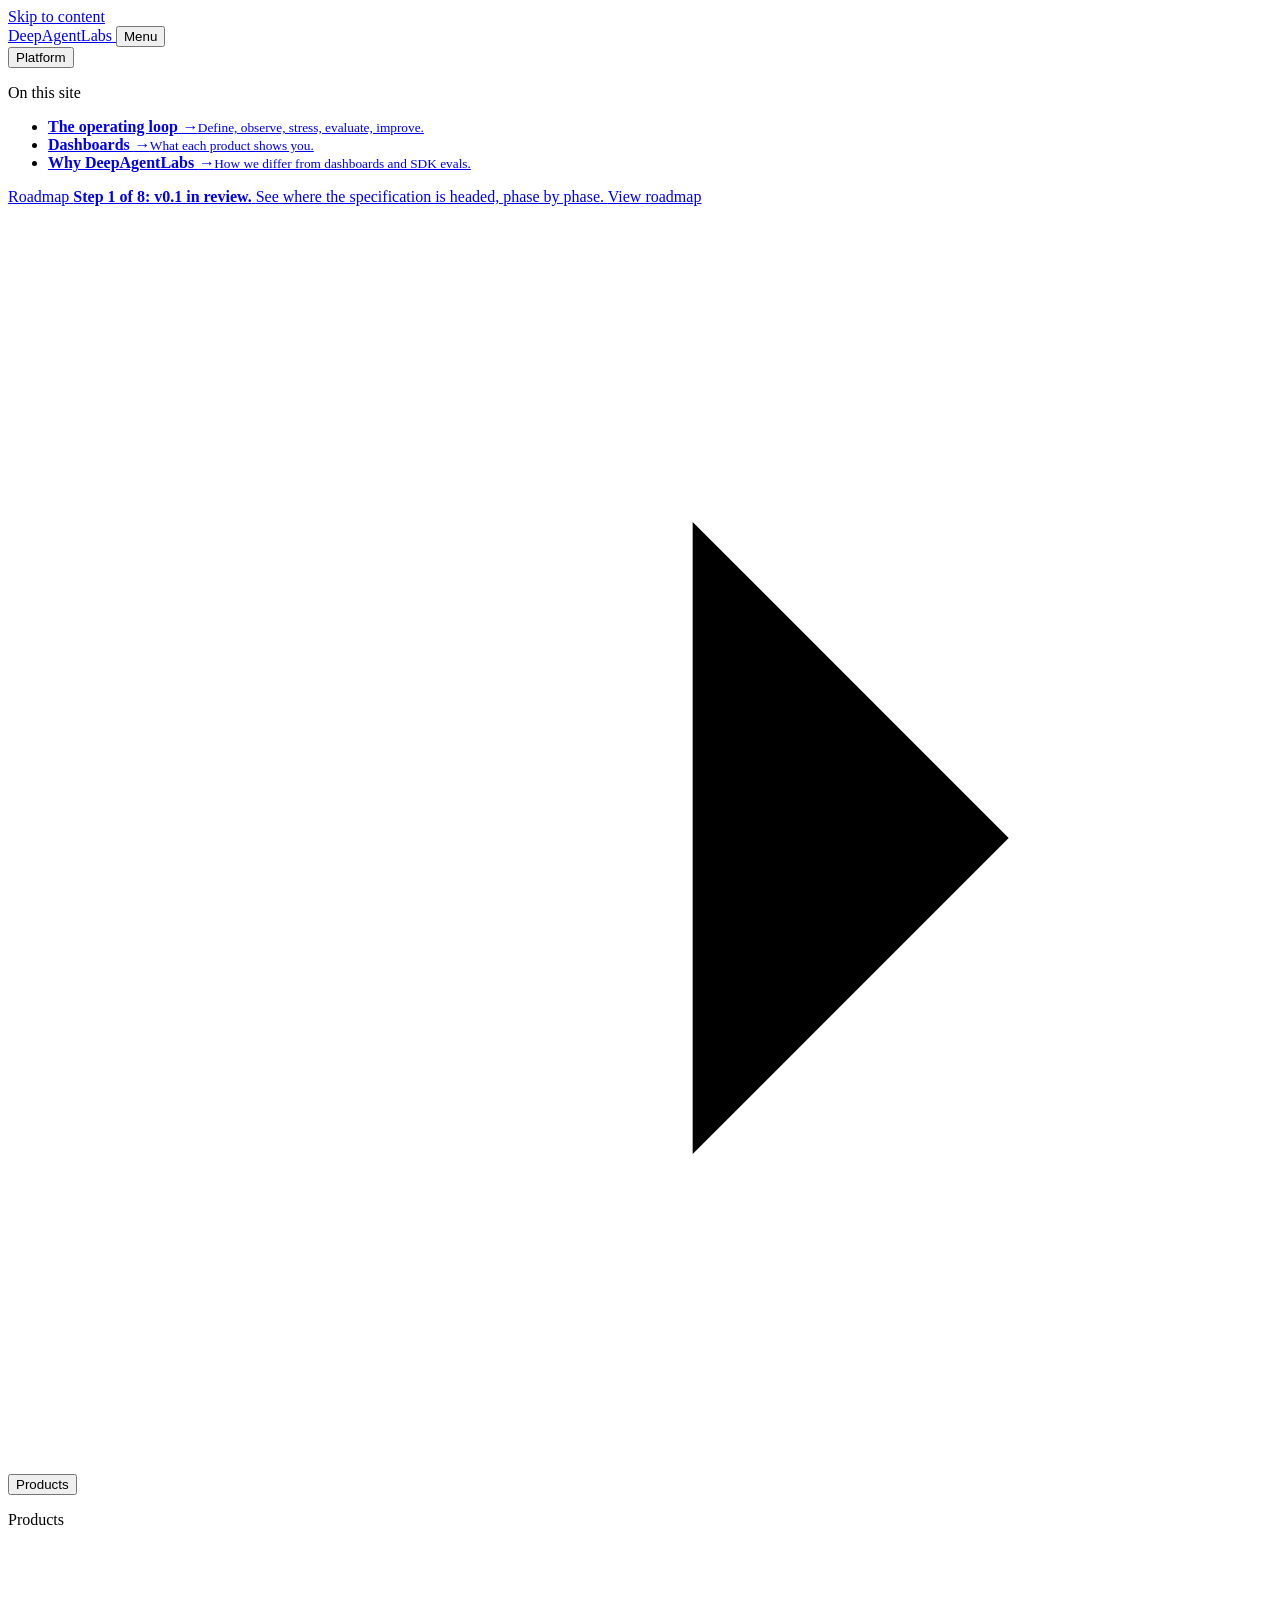
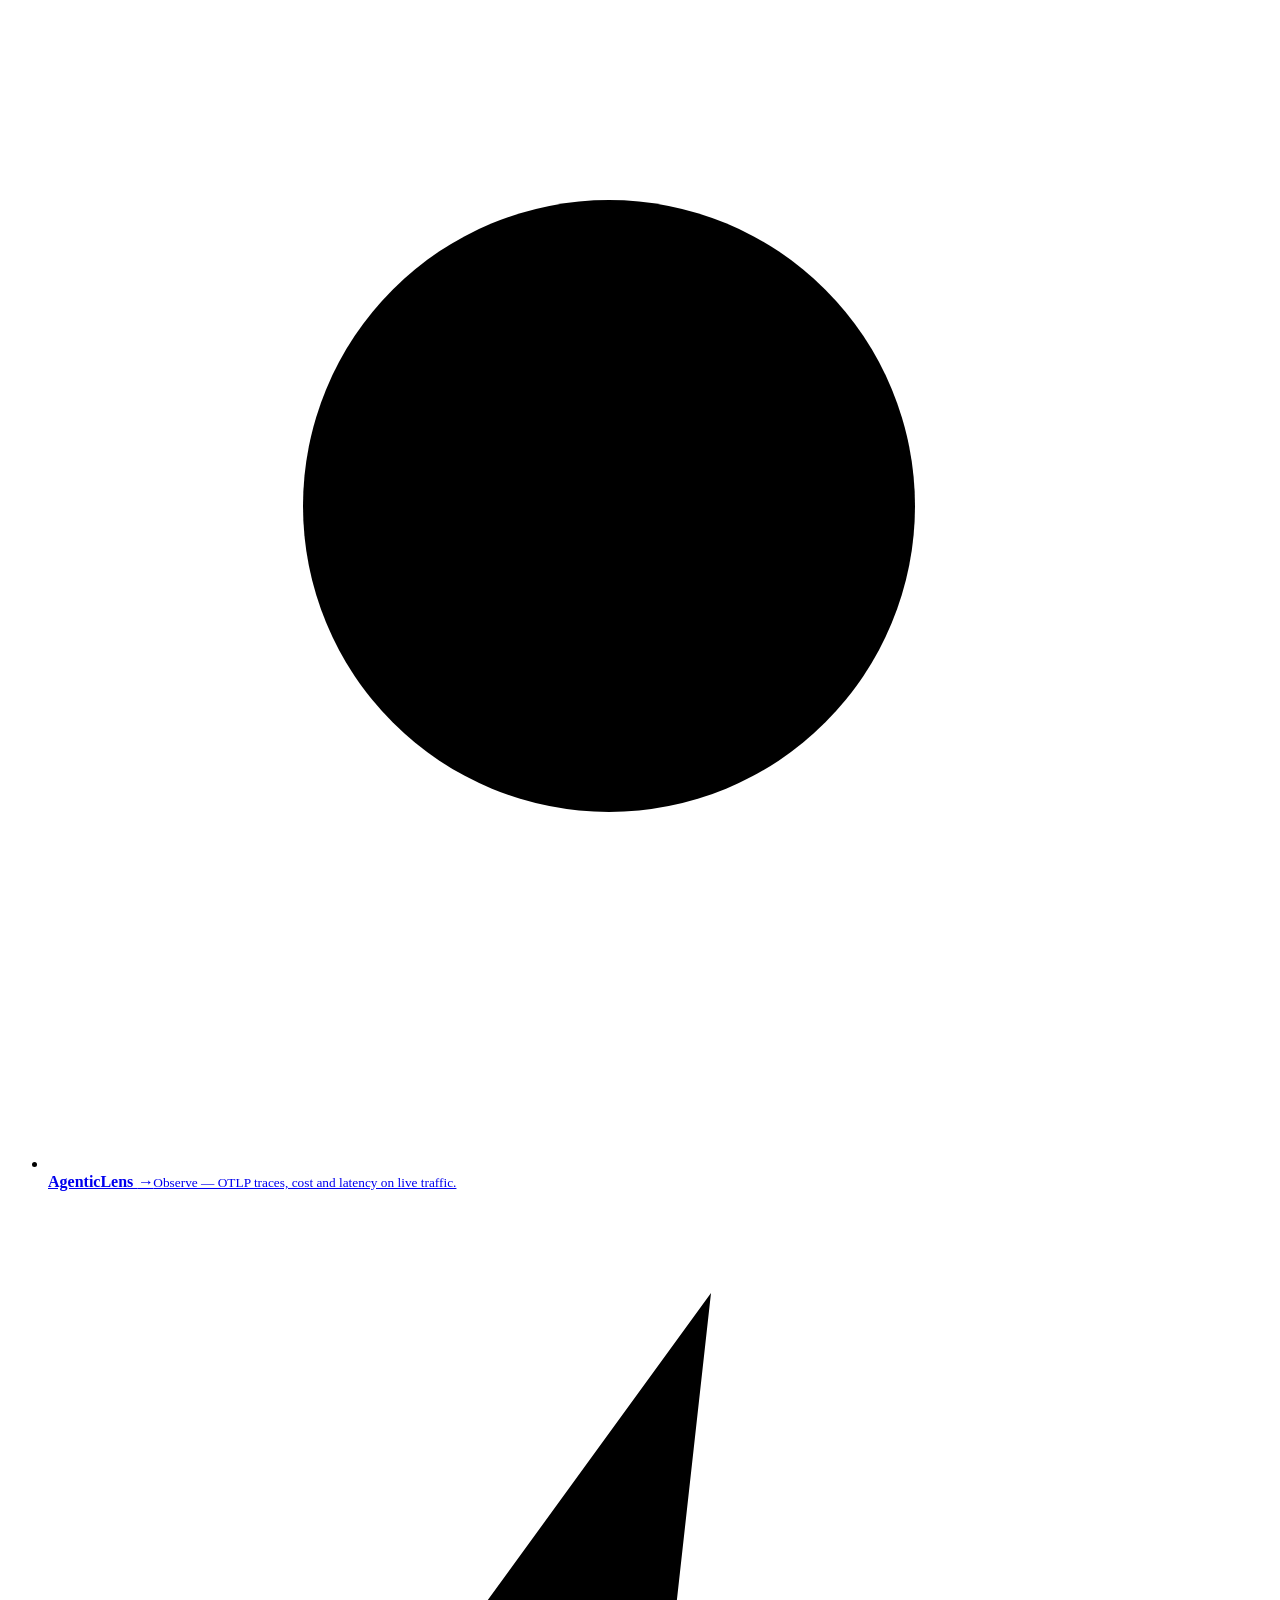
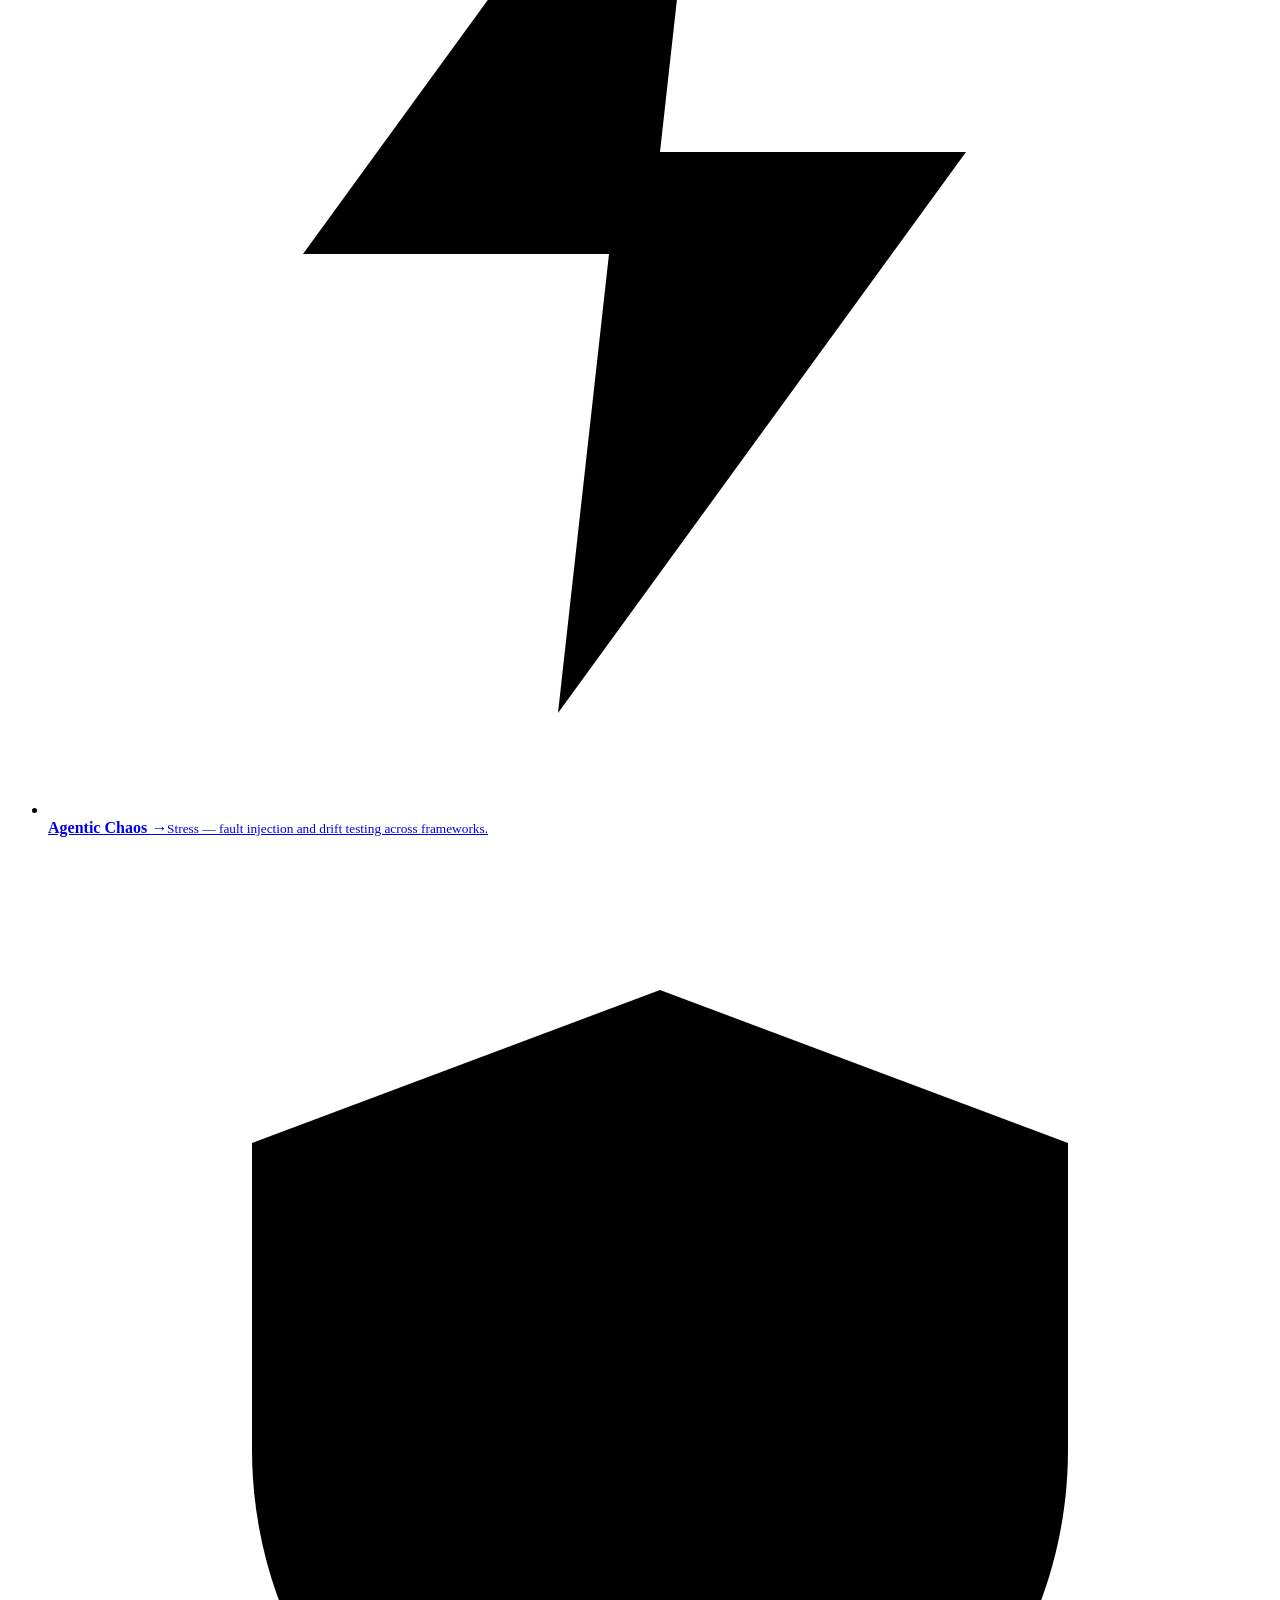
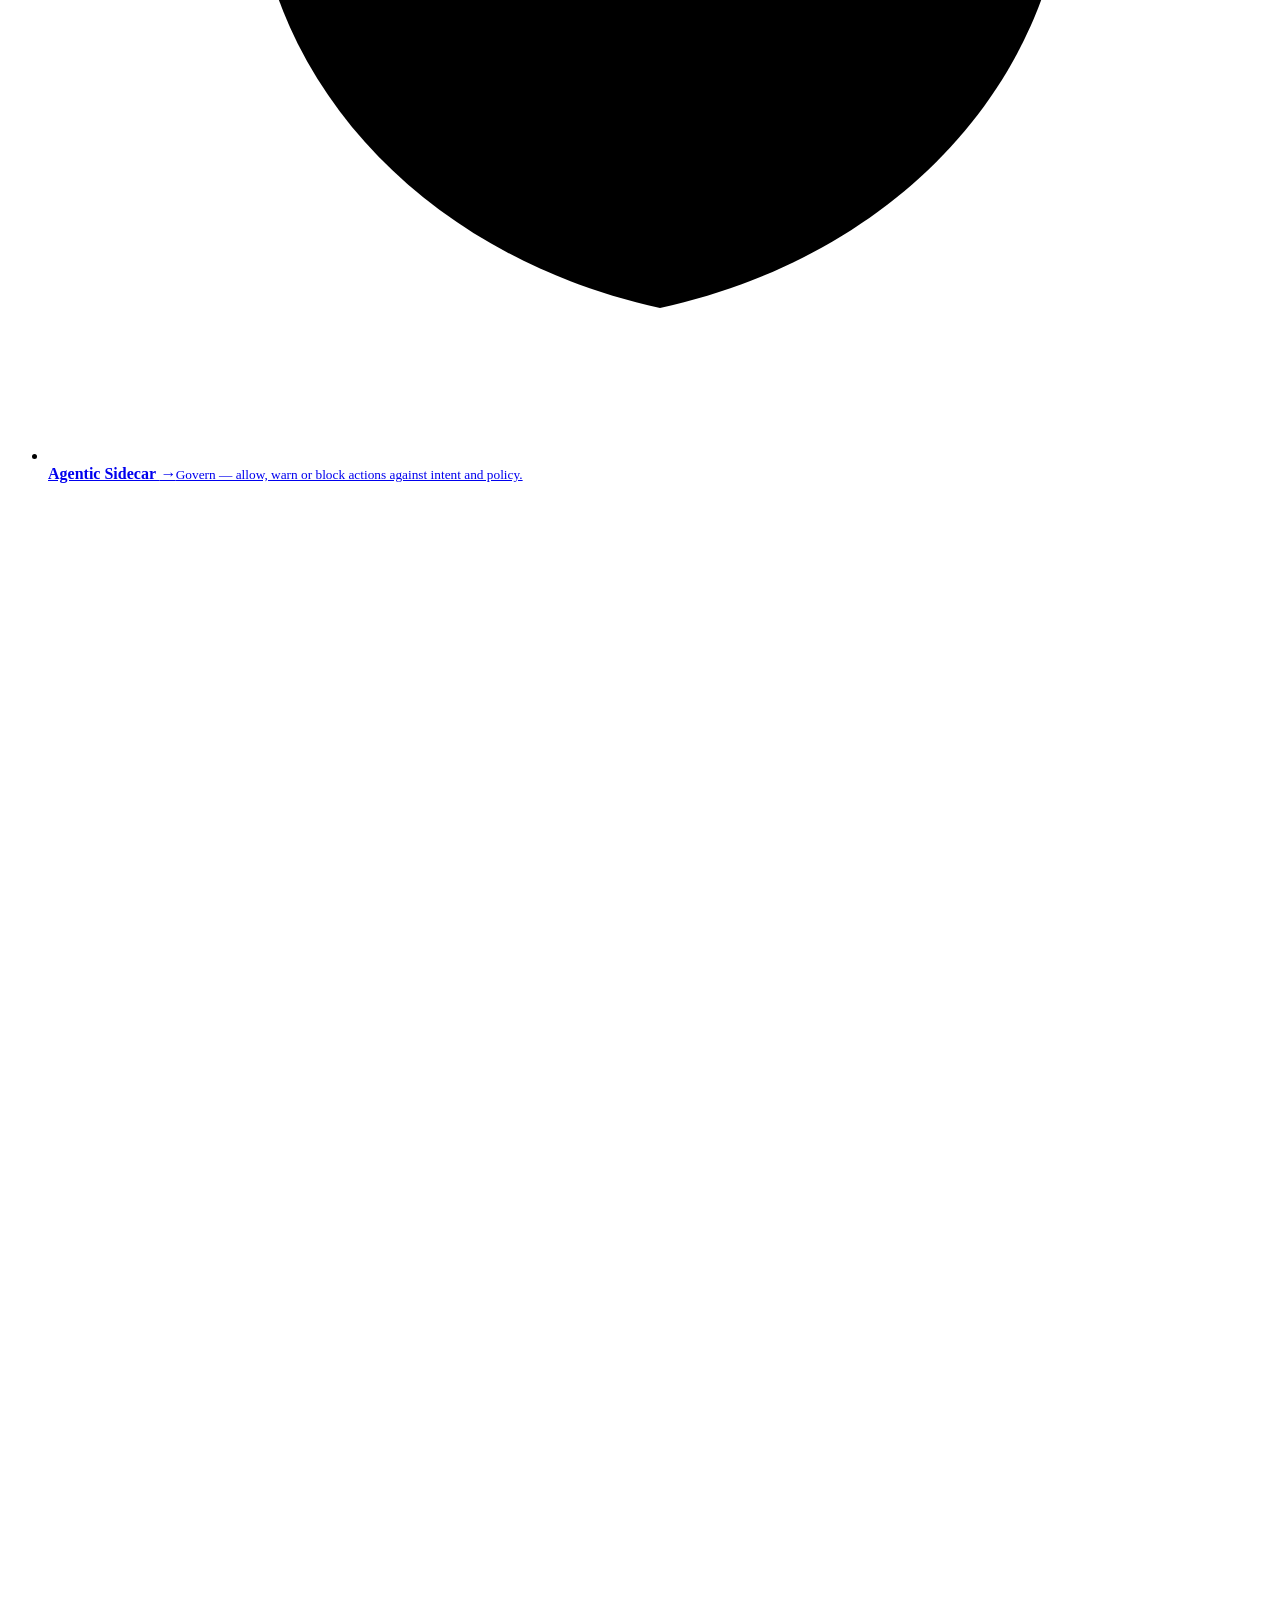
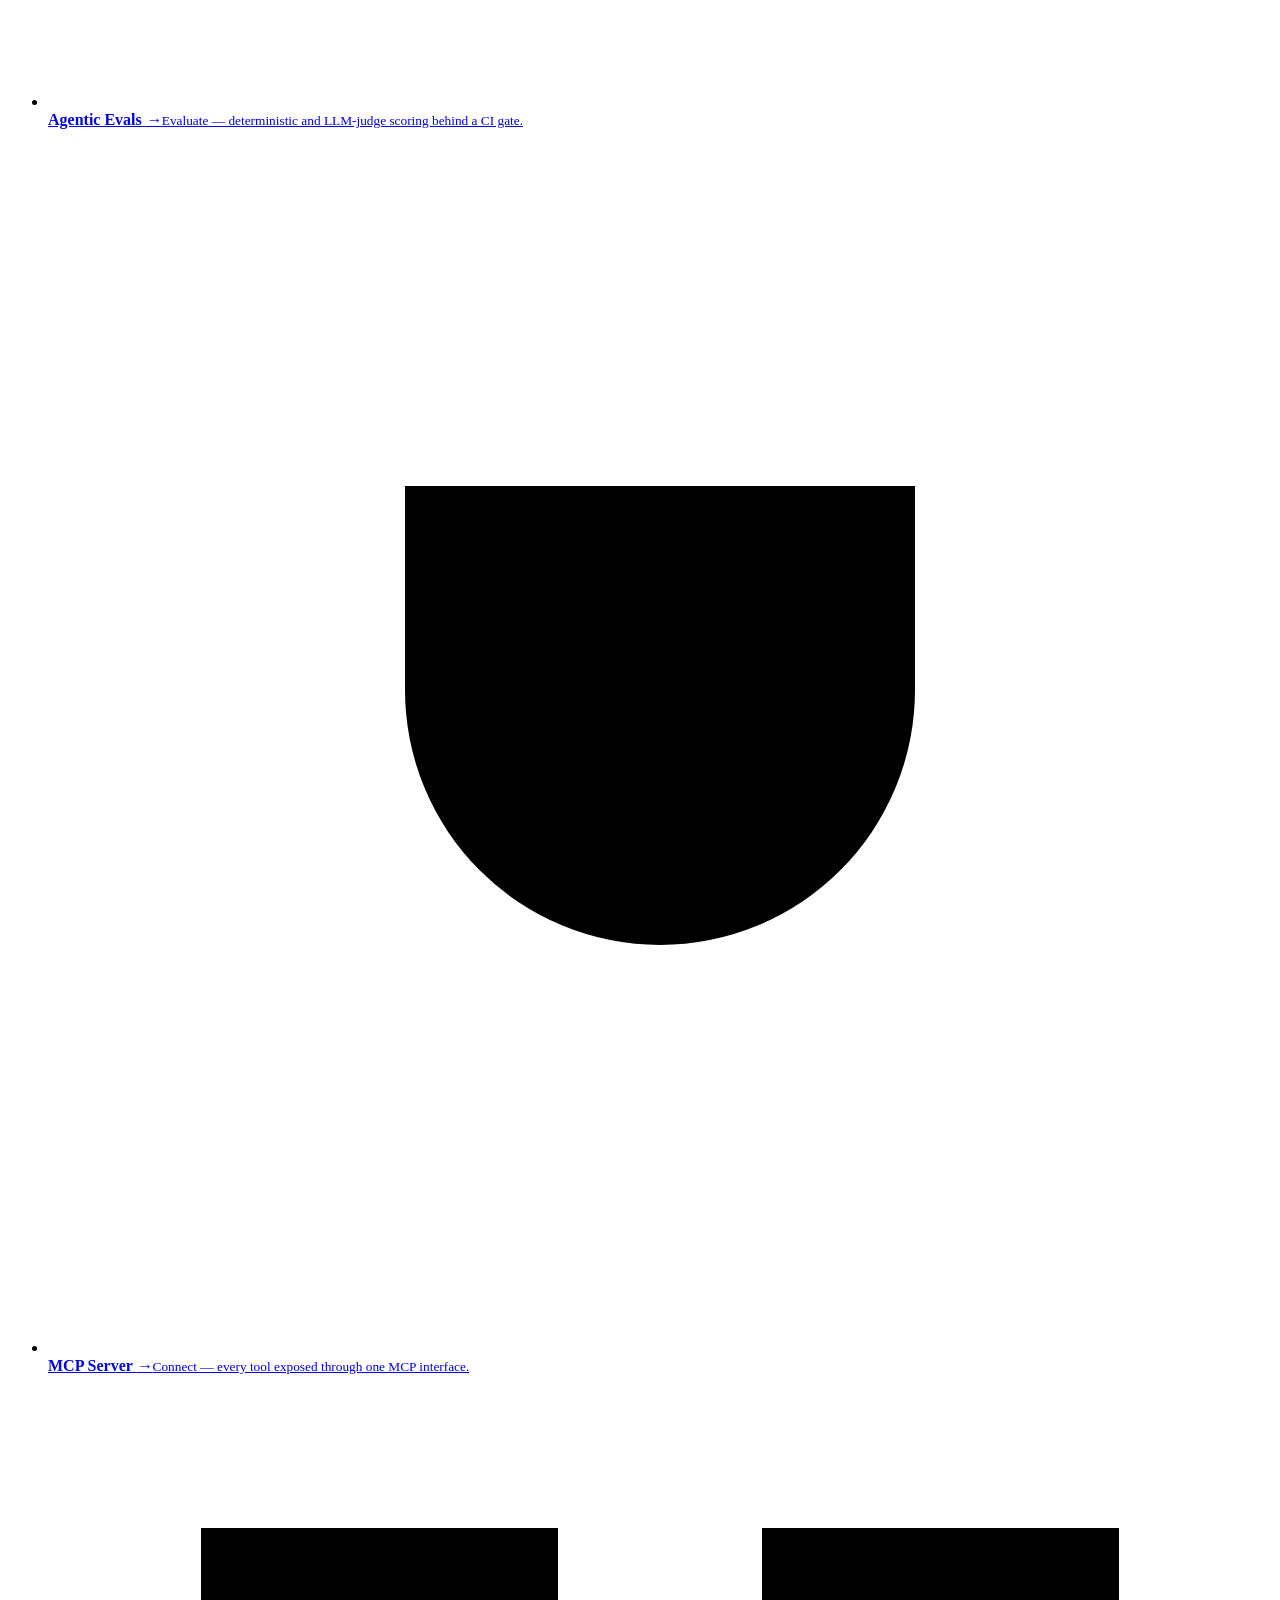
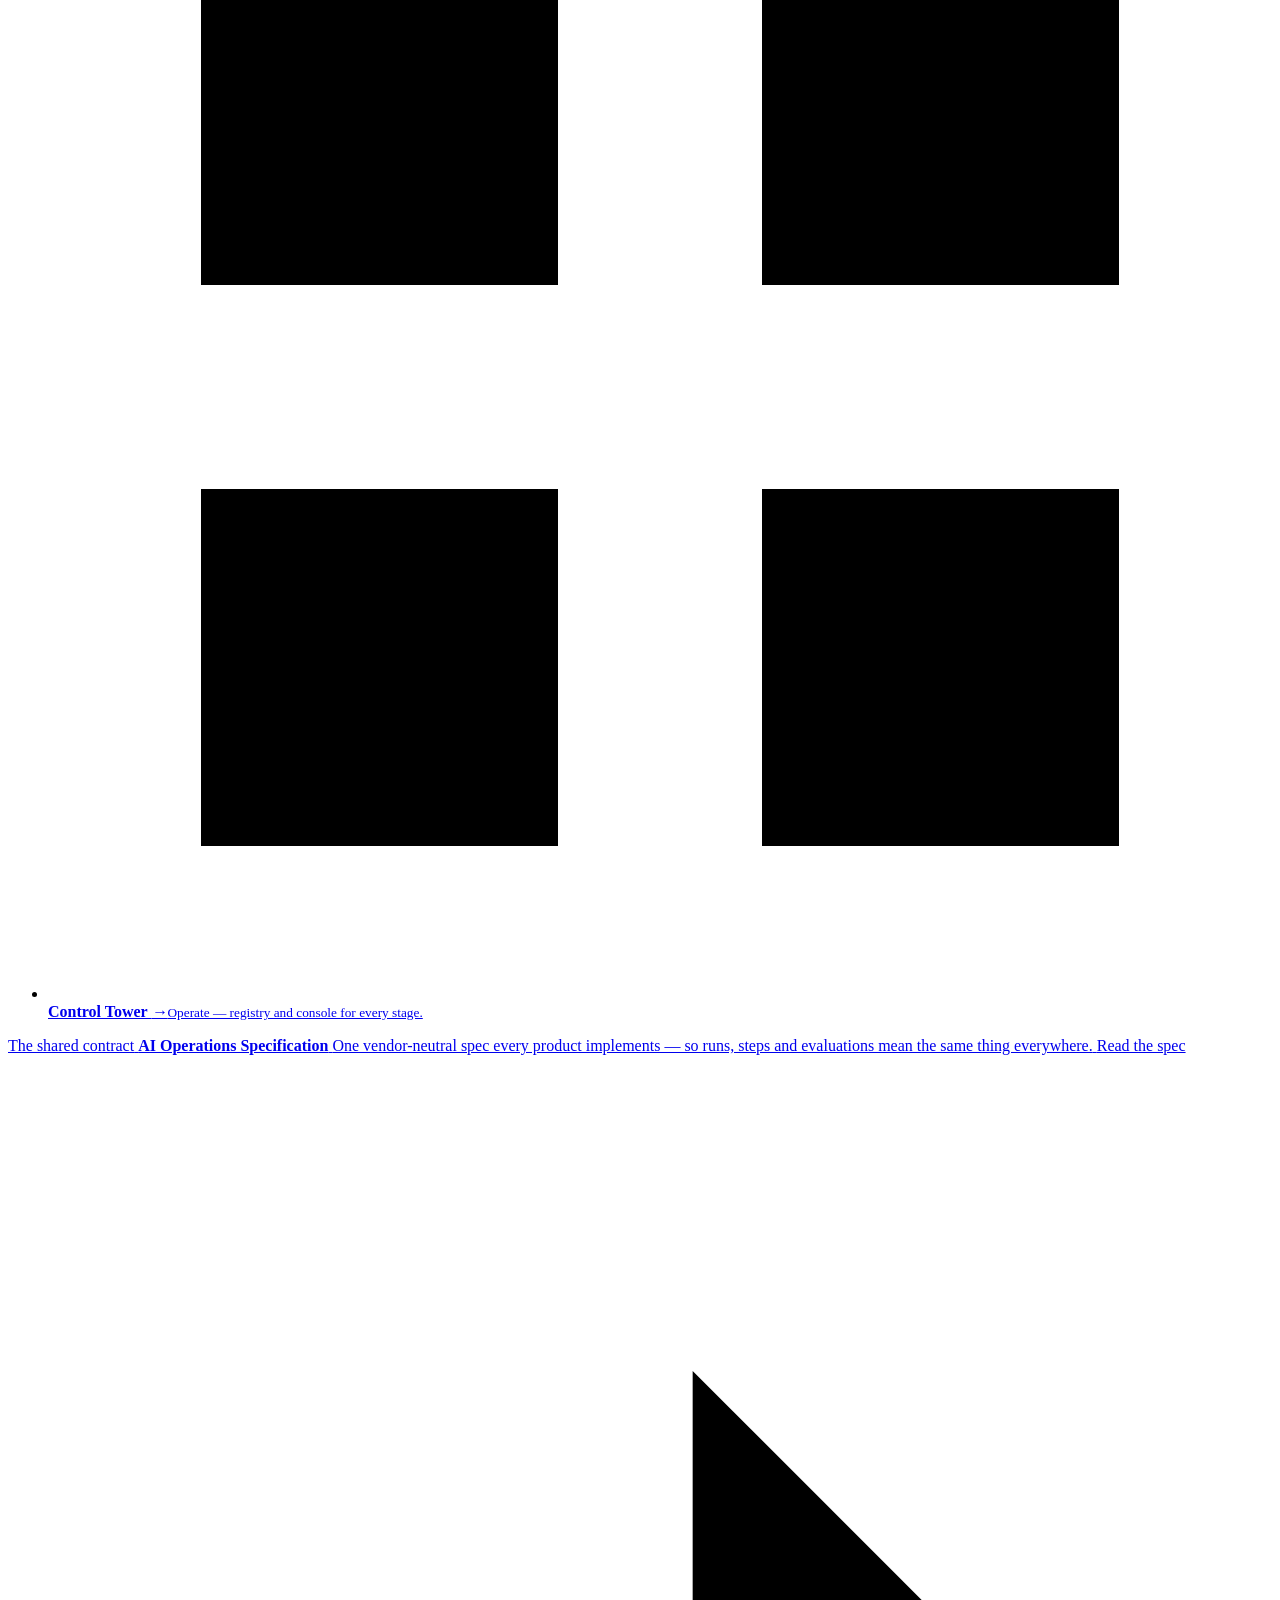
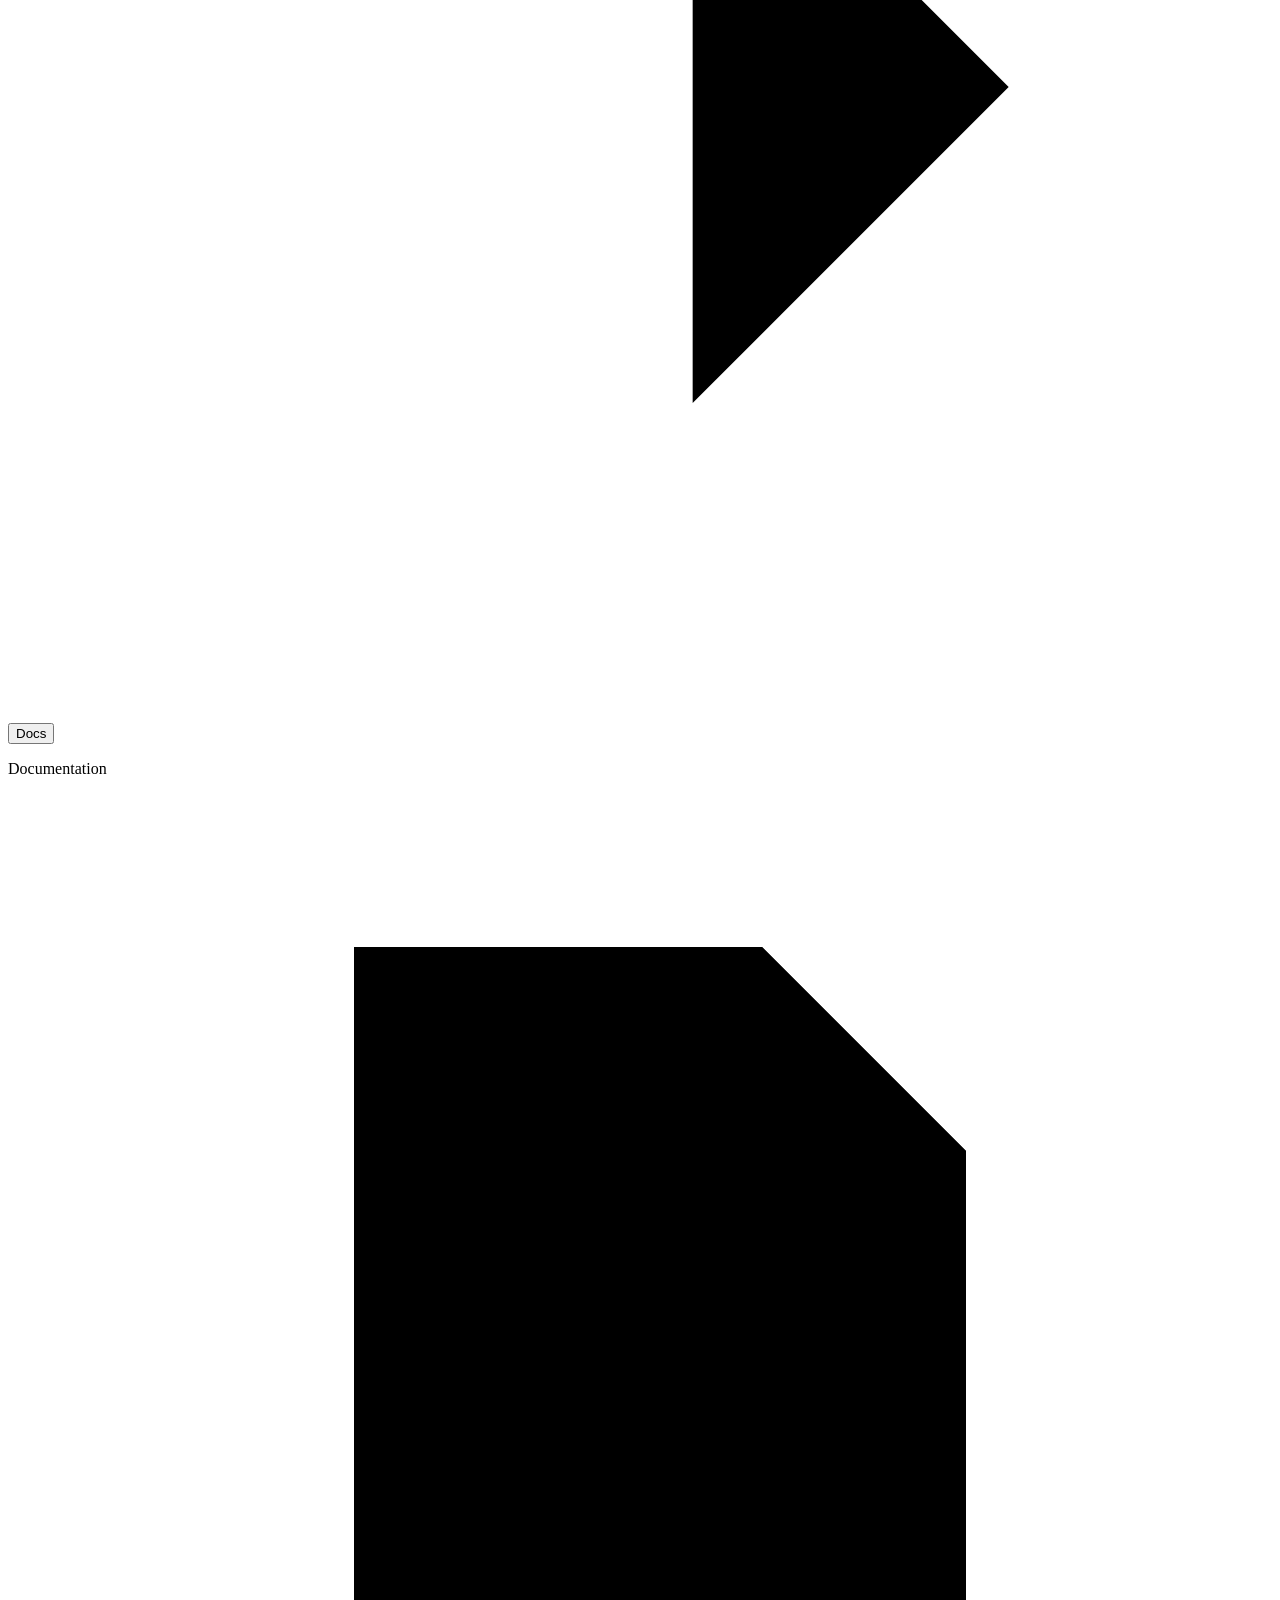
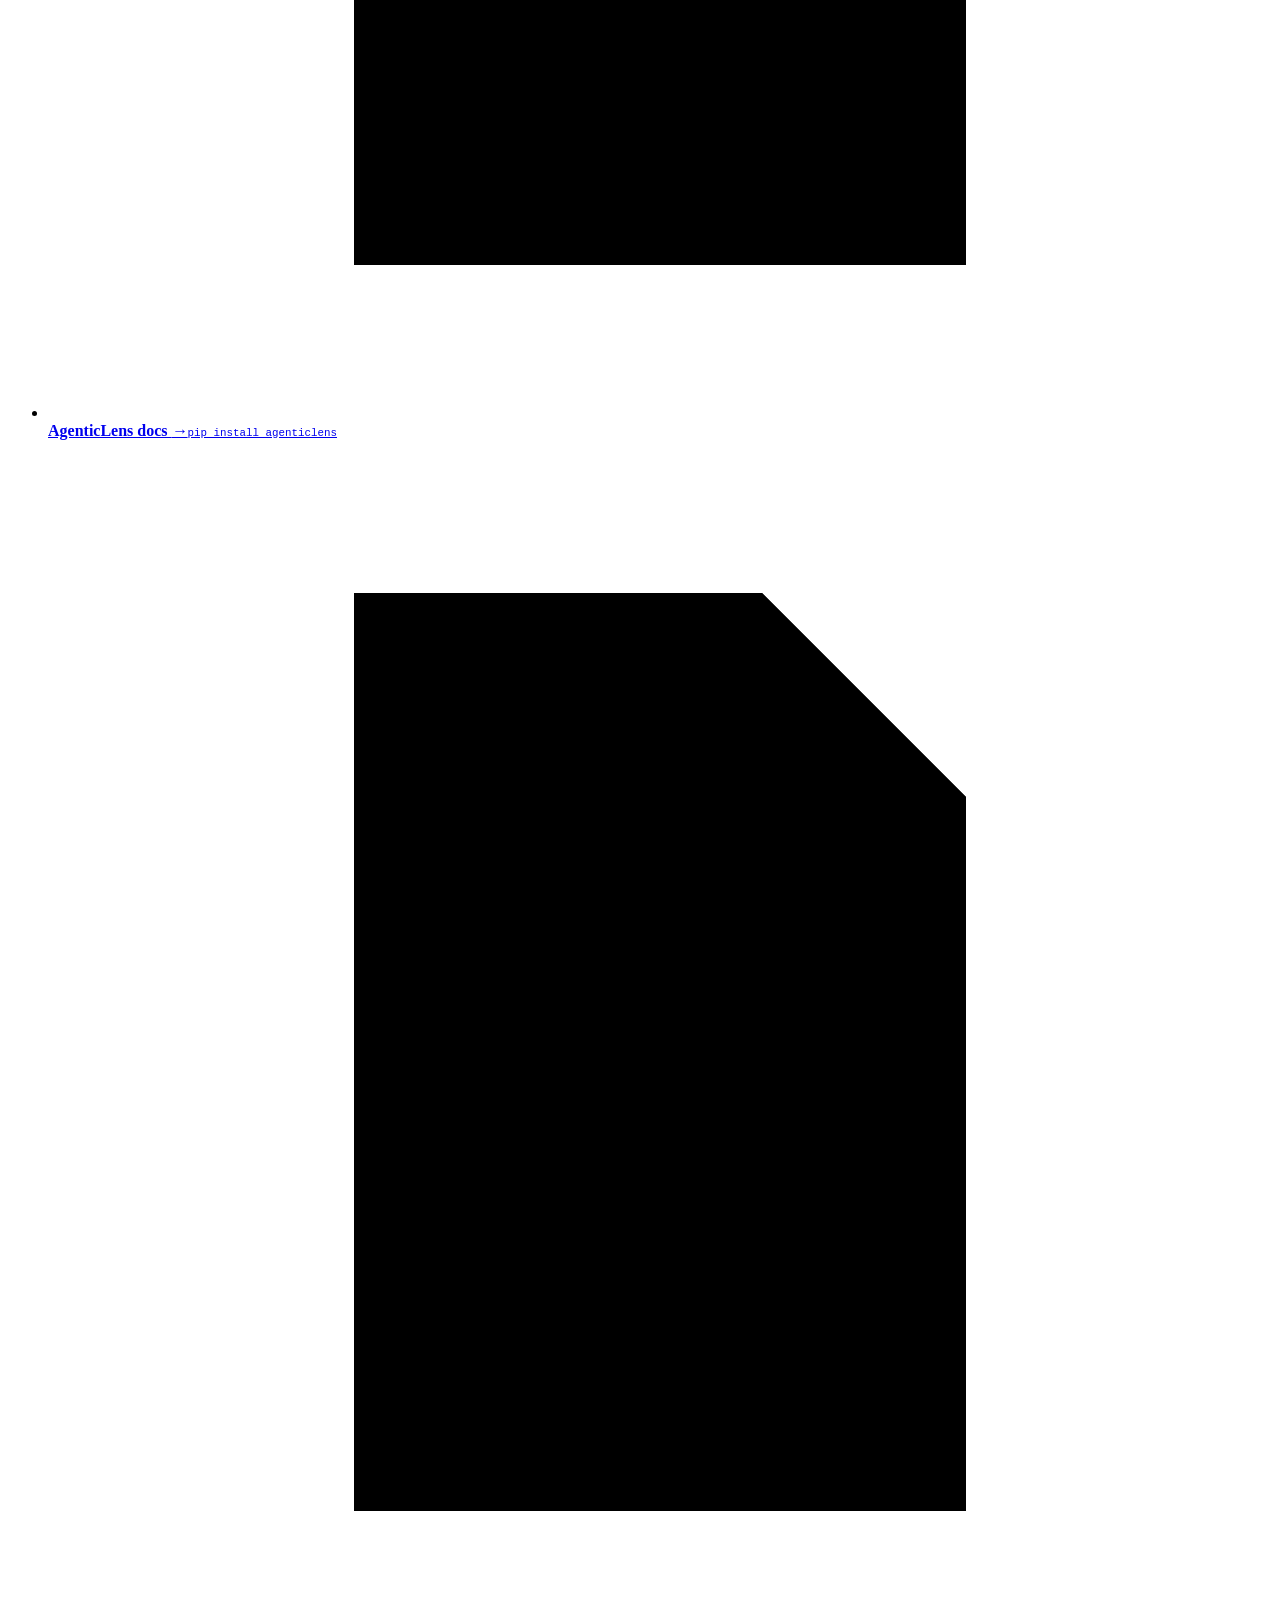
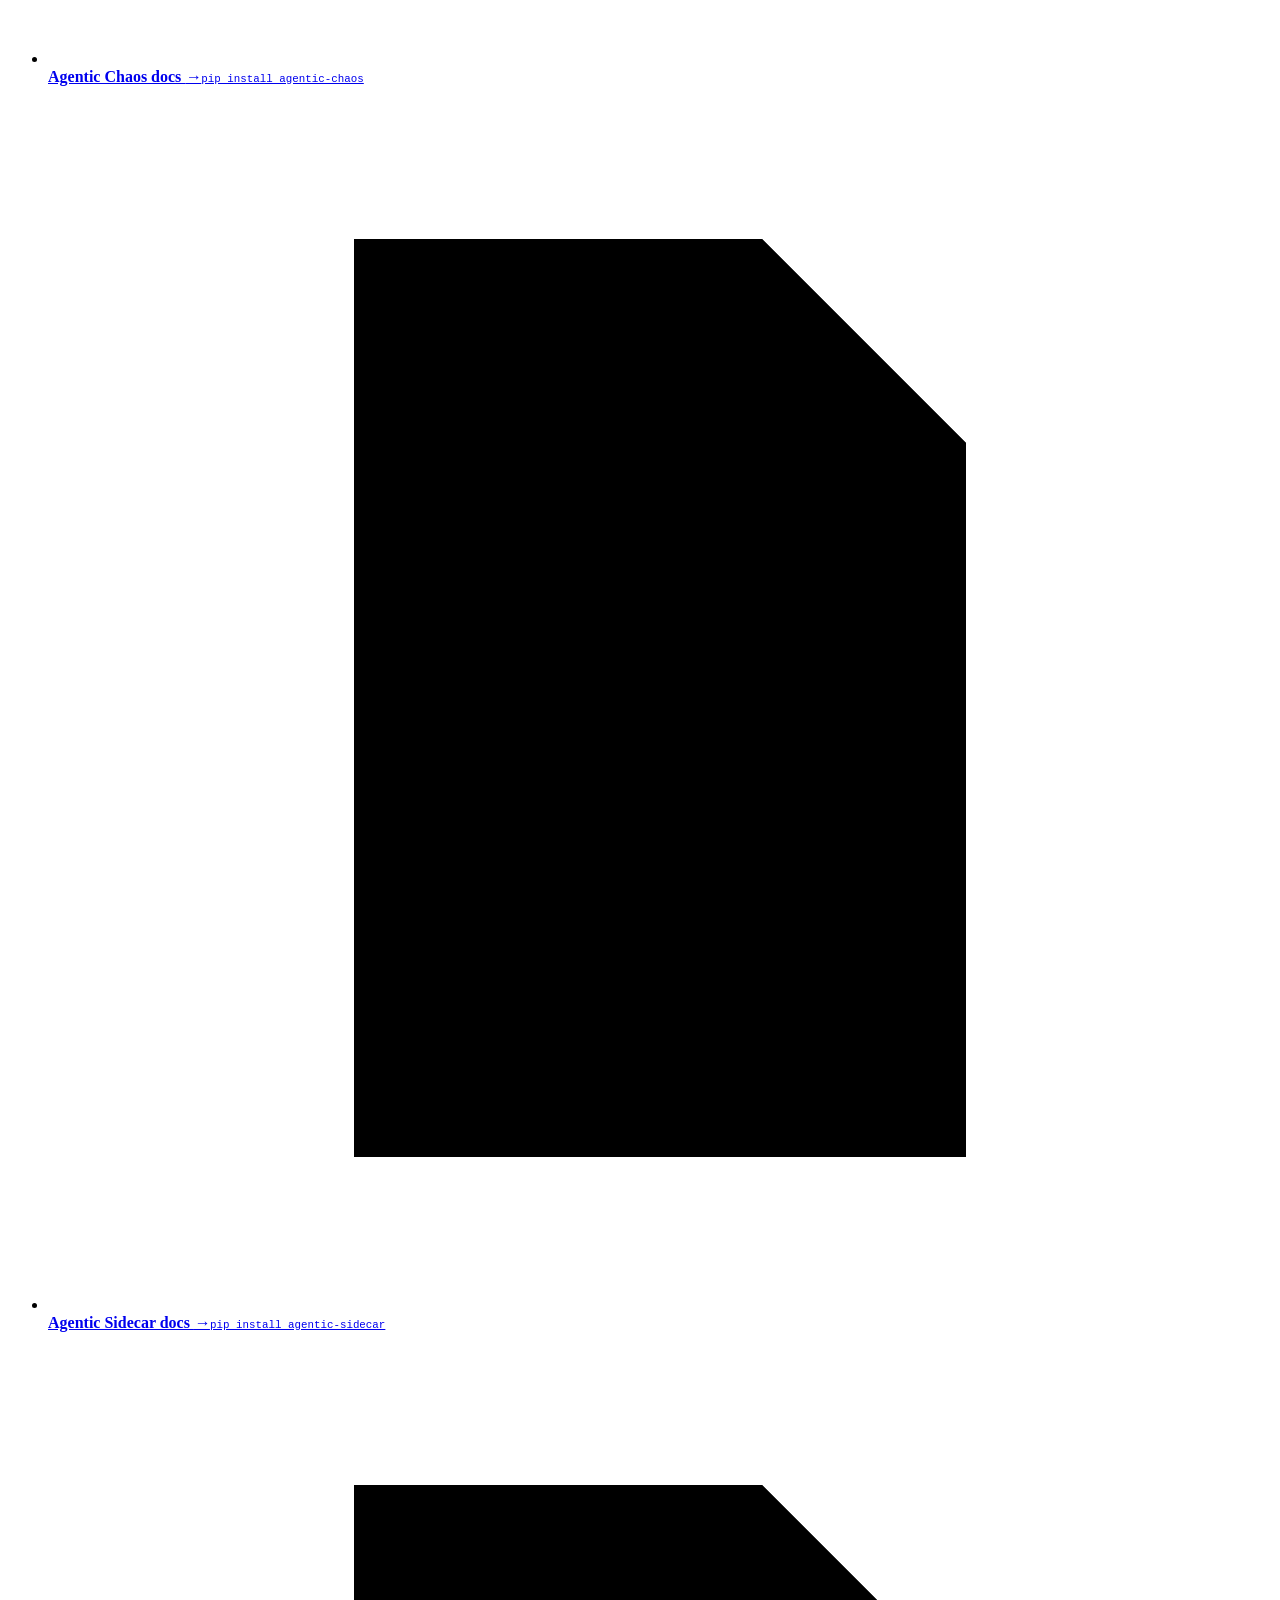
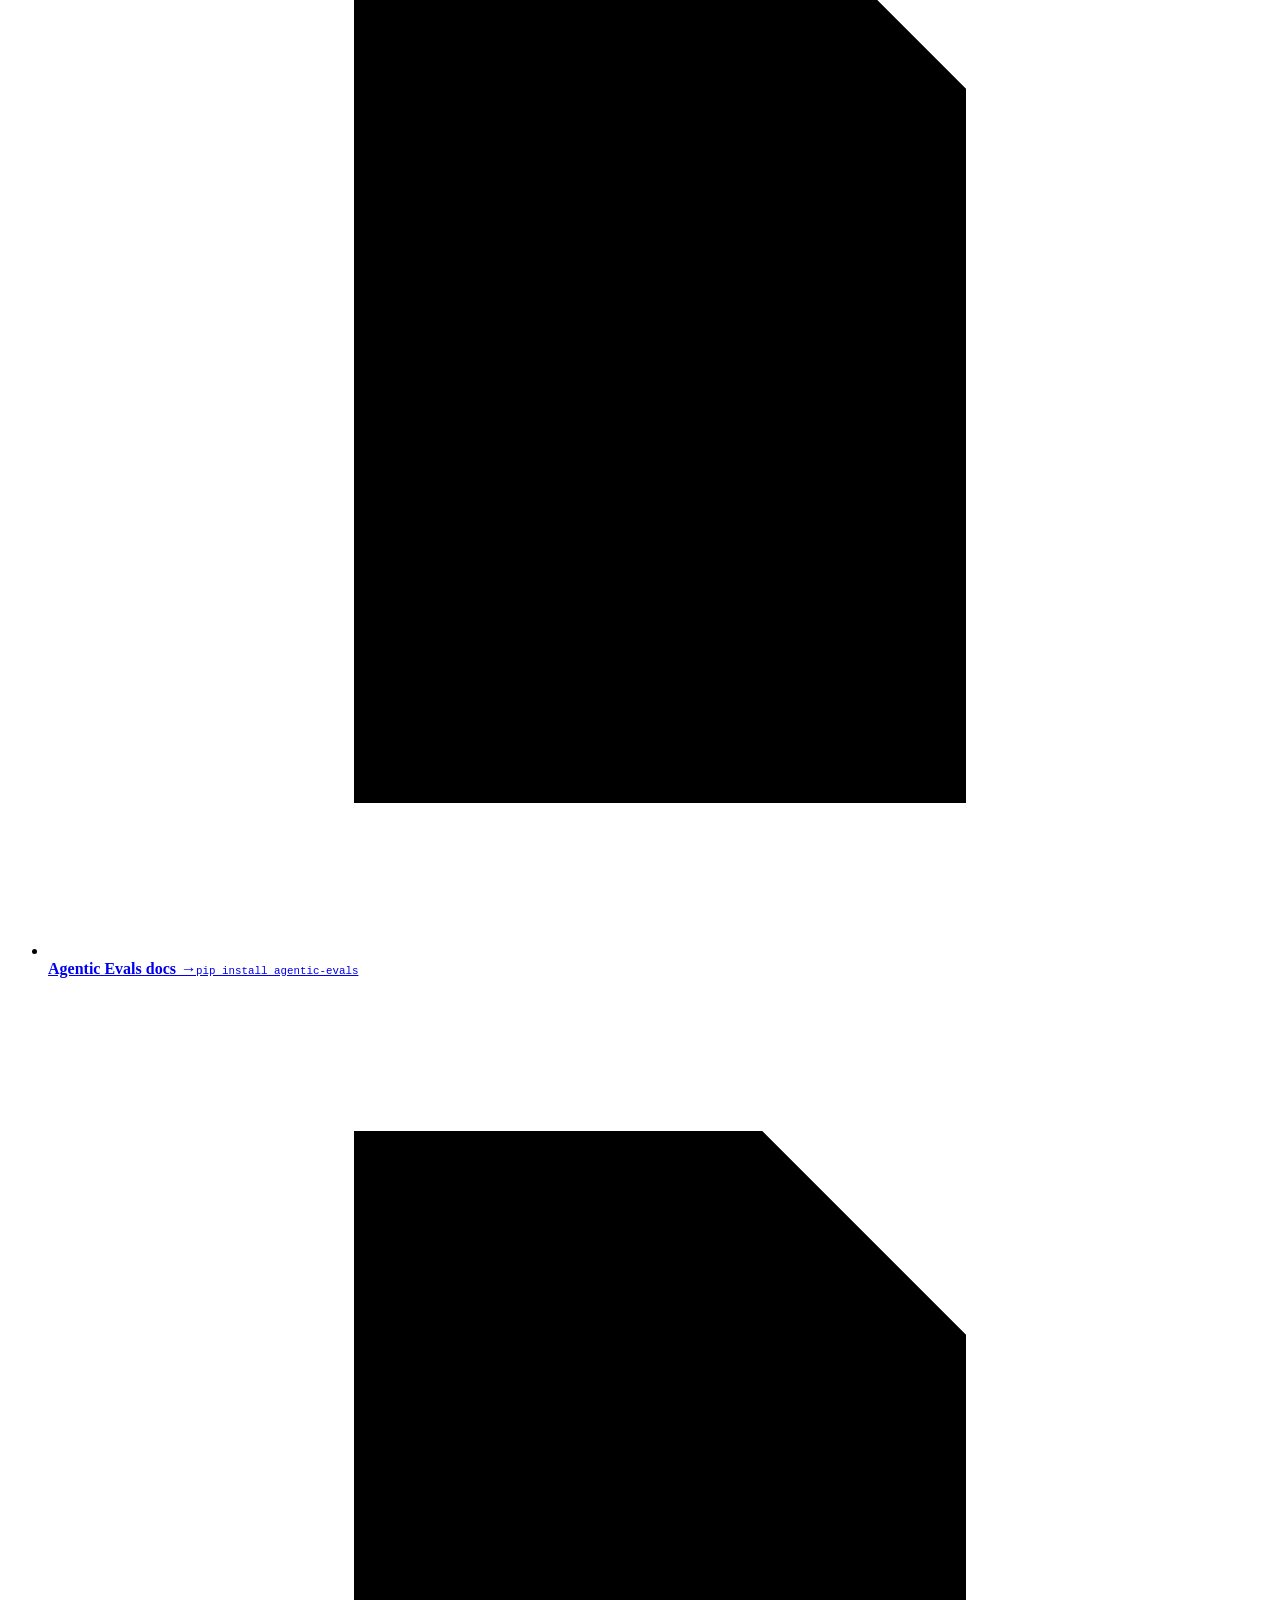
<file: docs/index.html>
<!doctype html>
<html lang="en">
<head>
  <meta charset="utf-8">
  <meta name="viewport" content="width=device-width, initial-scale=1">
  <meta name="description" content="Score agent outputs and execution paths with deterministic checks, provider-neutral judges, and trace-aware scorers. Turn the results into a clear release gate for CI.">
  <meta name="theme-color" content="#07110e">
  <meta property="og:title" content="Agentic Evals — DeepAgentLabs">
  <meta property="og:description" content="Score agent outputs and execution paths with deterministic checks, provider-neutral judges, and trace-aware scorers. Turn the results into a clear release gate for CI.">
  <meta property="og:type" content="website">
  <link rel="canonical" href="https://deepagentlabs.io/agentic-evals/">
  <meta property="og:image" content="https://deepagentlabs.io/assets/img/ecosystem.png">
  <meta name="twitter:card" content="summary_large_image">
  <title>Agentic Evals — DeepAgentLabs</title>
  <link rel="icon" href="https://deepagentlabs.io/assets/img/dal-logo.png">
  <link rel="stylesheet" href="https://deepagentlabs.github.io/assets/css/styles.css">
  <link rel="stylesheet" href="https://deepagentlabs.github.io/assets/css/enhance.css">
  <link rel="stylesheet" href="https://deepagentlabs.github.io/assets/css/nav.css">
  <link rel="stylesheet" href="https://deepagentlabs.github.io/assets/css/theme.css">
  <link rel="stylesheet" href="https://deepagentlabs.github.io/assets/css/background.css">
  <link rel="stylesheet" href="https://deepagentlabs.github.io/assets/css/copy.css">
  <link rel="stylesheet" href="https://deepagentlabs.github.io/assets/css/polish.css">
  <link rel="stylesheet" href="https://deepagentlabs.github.io/assets/css/product.css">
  <link rel="stylesheet" href="https://deepagentlabs.github.io/assets/css/footer.css">
  <link rel="stylesheet" href="https://deepagentlabs.github.io/assets/css/beam.css">
  <link rel="stylesheet" href="https://deepagentlabs.github.io/assets/css/product-uniform.css">
  <link rel="stylesheet" href="https://deepagentlabs.github.io/assets/css/simulations.css">
  <script src="https://deepagentlabs.github.io/assets/js/site.js" defer></script>
  <script src="https://deepagentlabs.github.io/assets/js/usecases-data.js" defer></script>
  <script src="https://deepagentlabs.github.io/assets/js/usecases.js" defer></script>
  <script src="https://deepagentlabs.github.io/assets/js/nav.js" defer></script>
  <script src="https://deepagentlabs.github.io/assets/js/background.js" defer></script>
  <script src="https://deepagentlabs.github.io/assets/js/copy.js" defer></script>
  <script src="https://deepagentlabs.github.io/assets/js/product.js" defer></script>
  <script src="https://deepagentlabs.github.io/assets/js/beam.js" defer></script>
  <script src="https://deepagentlabs.github.io/assets/js/simulations.js" defer></script>
</head>
<body class="product-page uniform-product" data-product="evals">
  <a class="skip-link" href="#main">Skip to content</a>
  <header class="site-header">
    <a class="brand" href="https://deepagentlabs.io/" aria-label="DeepAgentLabs home">
      <span class="brand-logo" aria-hidden="true"></span>
      <span>DeepAgentLabs</span>
    </a>
    <button class="nav-toggle" type="button" aria-expanded="false" aria-controls="site-nav">Menu</button>
    <nav id="site-nav" aria-label="Primary navigation">
      <div class="nav-item has-mega">
        <button class="nav-trigger" type="button" aria-expanded="false" aria-controls="mega-platform">Platform</button>
        <div class="mega mega-compact mega-narrow" id="mega-platform">
          <div class="mega-main">
            <p class="mega-label">On this site</p>
            <ul class="mega-grid">
              <li><a class="mega-link mega-link-plain" href="https://deepagentlabs.io/#loop"><span class="mega-text"><strong>The operating loop <i aria-hidden="true">→</i></strong><small>Define, observe, stress, evaluate, improve.</small></span></a></li>
              <li><a class="mega-link mega-link-plain" href="https://deepagentlabs.io/#dashboards"><span class="mega-text"><strong>Dashboards <i aria-hidden="true">→</i></strong><small>What each product shows you.</small></span></a></li>
              <li><a class="mega-link mega-link-plain" href="https://deepagentlabs.io/#why"><span class="mega-text"><strong>Why DeepAgentLabs <i aria-hidden="true">→</i></strong><small>How we differ from dashboards and SDK evals.</small></span></a></li>
            </ul>
          </div>
          <a class="mega-side" href="https://deepagentlabs.io/roadmap.html">
            <span class="mega-label">Roadmap</span>
            <strong>Step 1 of 8: v0.1 in review.</strong>
            <span class="mega-side-copy">See where the specification is headed, phase by phase.</span>
            <span class="mega-side-cta">View roadmap <svg viewBox="0 0 24 24" aria-hidden="true"><path d="M5 12h14M13 6l6 6-6 6"/></svg></span>
          </a>
        </div>
      </div>
      <div class="nav-item has-mega">
        <button class="nav-trigger" type="button" aria-expanded="false" aria-controls="mega-products">Products</button>
        <div class="mega" id="mega-products">
          <div class="mega-main">
            <p class="mega-label">Products</p>
            <ul class="mega-grid">
              <li><a class="mega-link" href="https://deepagentlabs.io/agenticlens"><span class="mega-icon"><svg viewBox="0 0 24 24" aria-hidden="true"><circle cx="11" cy="11" r="6"/><path d="m20 20-4.5-4.5"/><circle cx="11" cy="11" r="2"/></svg></span><span class="mega-text"><strong>AgenticLens <i aria-hidden="true">→</i></strong><small>Observe — OTLP traces, cost and latency on live traffic.</small></span></a></li>
              <li><a class="mega-link" href="https://deepagentlabs.io/agentic-chaos"><span class="mega-icon"><svg viewBox="0 0 24 24" aria-hidden="true"><path d="M13 2 5 13h6l-1 9 8-11h-6l1-9z"/></svg></span><span class="mega-text"><strong>Agentic Chaos <i aria-hidden="true">→</i></strong><small>Stress — fault injection and drift testing across frameworks.</small></span></a></li>
              <li><a class="mega-link" href="https://deepagentlabs.io/agentic-sidecar"><span class="mega-icon"><svg viewBox="0 0 24 24" aria-hidden="true"><path d="M12 3 4 6v6c0 4.5 3.4 8 8 9 4.6-1 8-4.5 8-9V6l-8-3z"/><path d="m9 12 2 2 4-4"/></svg></span><span class="mega-text"><strong>Agentic Sidecar <i aria-hidden="true">→</i></strong><small>Govern — allow, warn or block actions against intent and policy.</small></span></a></li>
              <li><a class="mega-link" href="https://deepagentlabs.io/agentic-evals"><span class="mega-icon"><svg viewBox="0 0 24 24" aria-hidden="true"><path d="M4 19V9M10 19V5M16 19v-7M22 19H2"/></svg></span><span class="mega-text"><strong>Agentic Evals <i aria-hidden="true">→</i></strong><small>Evaluate — deterministic and LLM-judge scoring behind a CI gate.</small></span></a></li>
              <li><a class="mega-link" href="https://deepagentlabs.io/mcp"><span class="mega-icon"><svg viewBox="0 0 24 24" aria-hidden="true"><path d="M9 7V3M15 7V3M7 7h10v4a5 5 0 0 1-10 0V7zM12 16v5"/></svg></span><span class="mega-text"><strong>MCP Server <i aria-hidden="true">→</i></strong><small>Connect — every tool exposed through one MCP interface.</small></span></a></li>
              <li><a class="mega-link" href="https://deepagentlabs.io/control-tower"><span class="mega-icon"><svg viewBox="0 0 24 24" aria-hidden="true"><rect x="3" y="3" width="7" height="7"/><rect x="14" y="3" width="7" height="7"/><rect x="3" y="14" width="7" height="7"/><rect x="14" y="14" width="7" height="7"/></svg></span><span class="mega-text"><strong>Control Tower <i aria-hidden="true">→</i></strong><small>Operate — registry and console for every stage.</small></span></a></li>
            </ul>
          </div>
          <a class="mega-side" href="https://github.com/DeepAgentLabs/ai-operations-spec">
            <span class="mega-label">The shared contract</span>
            <strong>AI Operations Specification</strong>
            <span class="mega-side-copy">One vendor-neutral spec every product implements — so runs, steps and evaluations mean the same thing everywhere.</span>
            <span class="mega-side-cta">Read the spec <svg viewBox="0 0 24 24" aria-hidden="true"><path d="M5 12h14M13 6l6 6-6 6"/></svg></span>
          </a>
        </div>
      </div>
      <div class="nav-item has-mega">
        <button class="nav-trigger" type="button" aria-expanded="false" aria-controls="mega-docs">Docs</button>
        <div class="mega" id="mega-docs">
          <div class="mega-main">
            <p class="mega-label">Documentation</p>
            <ul class="mega-grid">
              <li><a class="mega-link" href="https://deepagentlabs.io/agenticlens/docs"><span class="mega-icon"><svg viewBox="0 0 24 24" aria-hidden="true"><path d="M6 3h8l4 4v14H6z"/><path d="M14 3v4h4M9 12h6M9 16h6"/></svg></span><span class="mega-text"><strong>AgenticLens docs <i aria-hidden="true">→</i></strong><small><code>pip install agenticlens</code></small></span></a></li>
              <li><a class="mega-link" href="https://deepagentlabs.io/agentic-chaos/docs"><span class="mega-icon"><svg viewBox="0 0 24 24" aria-hidden="true"><path d="M6 3h8l4 4v14H6z"/><path d="M14 3v4h4M9 12h6M9 16h6"/></svg></span><span class="mega-text"><strong>Agentic Chaos docs <i aria-hidden="true">→</i></strong><small><code>pip install agentic-chaos</code></small></span></a></li>
              <li><a class="mega-link" href="https://deepagentlabs.io/agentic-sidecar/docs"><span class="mega-icon"><svg viewBox="0 0 24 24" aria-hidden="true"><path d="M6 3h8l4 4v14H6z"/><path d="M14 3v4h4M9 12h6M9 16h6"/></svg></span><span class="mega-text"><strong>Agentic Sidecar docs <i aria-hidden="true">→</i></strong><small><code>pip install agentic-sidecar</code></small></span></a></li>
              <li><a class="mega-link" href="https://deepagentlabs.io/agentic-evals/docs"><span class="mega-icon"><svg viewBox="0 0 24 24" aria-hidden="true"><path d="M6 3h8l4 4v14H6z"/><path d="M14 3v4h4M9 12h6M9 16h6"/></svg></span><span class="mega-text"><strong>Agentic Evals docs <i aria-hidden="true">→</i></strong><small><code>pip install agentic-evals</code></small></span></a></li>
              <li><a class="mega-link" href="https://deepagentlabs.io/mcp/docs"><span class="mega-icon"><svg viewBox="0 0 24 24" aria-hidden="true"><path d="M6 3h8l4 4v14H6z"/><path d="M14 3v4h4M9 12h6M9 16h6"/></svg></span><span class="mega-text"><strong>MCP Server docs <i aria-hidden="true">→</i></strong><small>Tools, resources and client setup.</small></span></a></li>
              <li><a class="mega-link" href="https://deepagentlabs.io/control-tower/docs"><span class="mega-icon"><svg viewBox="0 0 24 24" aria-hidden="true"><path d="M6 3h8l4 4v14H6z"/><path d="M14 3v4h4M9 12h6M9 16h6"/></svg></span><span class="mega-text"><strong>Control Tower docs <i aria-hidden="true">→</i></strong><small><code>pip install agenticops-control-tower</code></small></span></a></li>
            </ul>
          </div>
          <div class="mega-side mega-side-static">
            <span class="mega-label">Start here</span>
            <strong>Up and running in a minute.</strong>
            <code class="mega-code">pip install agenticlens</code>
            <span class="mega-side-copy">Instrument one agent, see its first trace, then add evals and chaos when you're ready.</span>
            <span class="mega-label mega-pypi-label">On PyPI</span>
            <div class="mega-pypi"><a href="https://pypi.org/project/agenticlens/" target="_blank" rel="noopener noreferrer">AgenticLens <span aria-hidden="true">↗</span></a><a href="https://pypi.org/project/agentic-chaos/" target="_blank" rel="noopener noreferrer">Chaos <span aria-hidden="true">↗</span></a><a href="https://pypi.org/project/agentic-evals/" target="_blank" rel="noopener noreferrer">Evals <span aria-hidden="true">↗</span></a><a href="https://pypi.org/project/agentic-sidecar/" target="_blank" rel="noopener noreferrer">Sidecar <span aria-hidden="true">↗</span></a><a href="https://pypi.org/project/deep-agentic-core-mcp/" target="_blank" rel="noopener noreferrer">MCP <span aria-hidden="true">↗</span></a><a href="https://pypi.org/project/agenticops-control-tower/" target="_blank" rel="noopener noreferrer">Control Tower <span aria-hidden="true">↗</span></a></div>
            <a class="mega-side-cta" href="https://deepagentlabs.io/agenticlens/docs">AgenticLens quickstart <svg viewBox="0 0 24 24" aria-hidden="true"><path d="M5 12h14M13 6l6 6-6 6"/></svg></a>
          </div>
        </div>
      </div>
      <!-- USE CASES MENU: content comes from assets/js/usecases-data.js (edit it there, not here).
           assets/js/usecases.js fills the [data-uc-list] and [data-uc-most-asked] slots below. -->
      <div class="nav-item has-mega">
        <button class="nav-trigger" type="button" aria-expanded="false" aria-controls="mega-usecases">Use cases</button>
        <div class="mega mega-usecases" id="mega-usecases">
          <div class="mega-main">
            <p class="mega-label">Use cases</p>
            <ul class="mega-grid" data-uc-list></ul>
          </div>
          <div class="mega-side mega-side-static">
            <span class="mega-label">Start here</span>
            <strong>See it on a real agent.</strong>
            <span class="mega-side-copy">Each use case walks through the problem, the setup and the result, step by step.</span>
            <span class="mega-label mega-pypi-label">Most asked</span>
            <div class="mega-pypi" data-uc-most-asked></div>
            <a class="mega-side-cta" href="https://discord.gg/fEqPFWgcDG" target="_blank" rel="noopener noreferrer">Share your use case <svg viewBox="0 0 24 24" aria-hidden="true"><path d="M5 12h14M13 6l6 6-6 6"/></svg></a>
          </div>
        </div>
      </div>
      <!-- /USE CASES MENU -->
      <a href="https://deepagentlabs.io/#architecture">Architecture</a>
      <a href="https://deepagentlabs.io/#faq">FAQ</a>
      <a href="https://github.com/DeepAgentLabs/ai-operations-spec">Specification</a>
      <a href="https://deepagentlabs.io/roadmap.html">Roadmap</a>
      <a href="https://mcp.deepagentlabs.io" target="_blank" rel="noopener noreferrer">Remote MCP</a>
      <a class="nav-cta" href="https://github.com/DeepAgentLabs">GitHub <span aria-hidden="true">↗</span></a>
    </nav>
  </header>
  <main id="main">
    <section class="pp-hero pp-enter" id="top">
      <div class="pp-hero-copy">
        <p class="pp-crumbs"><a href="https://deepagentlabs.io/">Home</a><span aria-hidden="true">/</span><span>Products</span><span aria-hidden="true">/</span><b>Agentic Evals</b></p>
        <p class="section-label">Agentic Evals · Evaluate</p>
        <h1>Test your agent.<br><span class="hl">Trust the release.</span></h1>
        <p class="pp-lede">Score agent outputs and execution paths with deterministic checks, provider-neutral judges, and trace-aware scorers. Turn the results into a clear release gate for CI.</p>
        <div class="hero-actions"><a class="button button-primary" href="#simulation">Try the simulation <span aria-hidden="true">↘</span></a><a class="button button-secondary" href="docs/">Read the docs <span aria-hidden="true">→</span></a></div>
        <code class="tl-pip pp-pip">pip install agentic-evals</code>
        <ul class="pp-facts" aria-label="Key facts"><li>Open source</li><li>Provider-neutral judges</li><li>CI release gates</li></ul>
      </div>
      <aside class="product-preview" aria-label="Agentic Evals example preview">
        <p class="product-preview-label">EVALUATION SUITE · EXAMPLE <span>● Simulated</span></p>
        <h2>Evidence before release.</h2>
        <div class="product-preview-stats"><div><strong>4</strong><span>cases</span></div><div><strong>75%</strong><span>pass rate</span></div><div><strong>Blocked</strong><span>gate</span></div></div>
        <ul class="product-preview-rows"><li><span>refund-status</span><b class="">PASS</b></li><li><span>order-lookup</span><b class="">PASS</b></li><li><span>json-contract</span><b class="">PASS</b></li><li><span>escalation · latency</span><b class="is-alert">FAIL</b></li></ul>
        <p class="product-preview-caption">Run a sample suite, inspect a failure, and adjust the gate threshold.</p>
        <a href="#simulation">Explore this example <span aria-hidden="true">→</span></a>
      </aside>
    </section>
    <!-- product-simulation:start -->
    <section class="dal-demo-section" id="simulation" aria-labelledby="simulation-evals">
      <div class="dal-demo-intro"><small>Interactive example</small><h2 id="simulation-evals">See what passes. See what blocks a release.</h2><p>An example evaluation suite scores answers, checks tool use, and applies a 95% minimum pass rate.</p></div>
      <div class="dal-demo" data-product-simulation="evals">
        <div class="dal-demo-top"><span>Evaluation suite · support_answers</span><span class="dal-demo-badge">Simulated</span></div>
        <div class="dal-demo-metrics"><div><strong data-sim-metric>1 / 4</strong><span>Cases passed</span></div><div><strong data-sim-metric>25%</strong><span>Pass rate</span></div><div><strong data-sim-metric>Pending</strong><span>Release gate</span></div></div>
        <ul class="dal-demo-rows"><li class="dal-demo-row" data-sim-row data-tone="ok" style="--span-start:0%;--span-width:100%"><span>refund-status · contains</span><span class="dal-demo-result" data-sim-result>PASS</span><span class="dal-demo-detail" data-sim-detail>1.00</span></li><li class="dal-demo-row" data-sim-row data-tone="warn" style="--span-start:0%;--span-width:100%"><span>order-lookup · tool recall</span><span class="dal-demo-result" data-sim-result>running</span><span class="dal-demo-detail" data-sim-detail>—</span></li><li class="dal-demo-row" data-sim-row data-tone="muted" style="--span-start:0%;--span-width:100%"><span>json-contract · valid JSON</span><span class="dal-demo-result" data-sim-result>queued</span><span class="dal-demo-detail" data-sim-detail>—</span></li><li class="dal-demo-row" data-sim-row data-tone="muted" style="--span-start:0%;--span-width:100%"><span>escalation · latency</span><span class="dal-demo-result" data-sim-result>queued</span><span class="dal-demo-detail" data-sim-detail>—</span></li></ul>
        <div class="dal-demo-event"><small>RECENT ACTIVITY</small><p data-sim-event>refund-status passed contains check. Evaluating the remaining cases; gate waits for the complete suite.</p></div>
        <div class="dal-demo-controls" data-sim-controls hidden><div><button type="button" data-sim-toggle aria-pressed="false">Play demo</button><button type="button" data-sim-next>Next step →</button></div><small>Step <span data-sim-step>1 / 3</span></small></div>
        <p class="dal-demo-note">Example data, simulated in your browser. No live telemetry or real actions.</p>
        <script type="application/json" data-sim-frames>[{"metrics": ["1 / 4", "25%", "Pending"], "rows": [["PASS", "1.00", "ok"], ["running", "\u2014", "warn"], ["queued", "\u2014", "muted"], ["queued", "\u2014", "muted"]], "event": "refund-status passed contains check. Evaluating the remaining cases; gate waits for the complete suite."}, {"metrics": ["3 / 4", "75%", "Blocked"], "rows": [["PASS", "1.00", "ok"], ["PASS", "1.00", "ok"], ["PASS", "1.00", "ok"], ["FAIL", "2.4s > 2.0s", "bad"]], "event": "Suite complete \u00b7 75% \u003c required 95%. The latency failure blocks this example release."}, {"metrics": ["4 / 4", "100%", "Passed"], "rows": [["PASS", "1.00", "ok"], ["PASS", "1.00", "ok"], ["PASS", "1.00", "ok"], ["PASS", "1.8s \u2264 2.0s", "ok"]], "event": "Separate example rerun after a latency fix \u00b7 100% \u2265 95%. Release gate passed."}]</script>
      </div>
    </section>
    <!-- product-simulation:end -->
    <div class="product-content">
<section id="capabilities">
      <div class="shell">
        <div class="section-heading">
          <div>
            <p class="section-label mono">Capabilities</p>
            <h2>One engine for every kind of <span class="hl">check</span>.</h2>
          </div>
          <p>Start with a plain input/expected row. Move to traces, tool calls and release gates when you need them — it's the same engine underneath.</p>
        </div>

        <div class="grid">
          <article class="cell">
            <span class="index">01</span>
            <h3>Deterministic scoring</h3>
            <p>Exact match, substring, regex, JSON Schema, JSON diff, numeric ranges and Levenshtein similarity. No model call required.</p>
          </article>
          <article class="cell">
            <span class="index">02</span>
            <h3>LLM-as-judge</h3>
            <p>Rubric scoring with ten built-in templates, from factuality to SQL correctness, or your own criteria in plain language. You supply <code>complete_fn</code> — any provider works. Judge cost, retries, repeated sampling and agreement are recorded on every score.</p>
          </article>
          <article class="cell accent">
            <span class="index">03</span>
            <h3>Trace-aware</h3>
            <p>Score the path, not just the answer: which tools were called, with what arguments and in what order, plus redundant calls, latency, cost and turns.</p>
          </article>
          <article class="cell">
            <span class="index">04</span>
            <h3>Release gates</h3>
            <p>Set thresholds on pass rate, average score, latency and total cost, for the whole suite or for a single tag or metric. An unavailable judge or a timed-out target fails the gate instead of passing silently. The CLI exits 0 or 1, so CI can block the merge.</p>
          </article>
          <article class="cell">
            <span class="index">05</span>
            <h3>Live targets</h3>
            <p>Run a suite against a Python callable, an <code>async def</code> agent or an HTTP endpoint, with bounded retries and per-case timeouts.</p>
          </article>
          <article class="cell">
            <span class="index">06</span>
            <h3>Eval packs</h3>
            <p>Share a suite and the scorers it needs as one YAML or JSON file. Three packs ship built in.</p>
          </article>
        </div>
      </div>
    </section>
<section id="quickstart" class="band">
      <div class="shell">
        <div class="section-heading">
          <div>
            <p class="section-label mono">Quickstart</p>
            <h2>From first eval to <span class="hl">CI gate</span>.</h2>
          </div>
          <p>Three ways in, depending on how much structure you need.</p>
        </div>

        <div class="code-panel">
          <div class="tabs" role="tablist">
            <button class="tab-btn active" role="tab" aria-selected="true" data-tab="tab-simple">Eval()</button>
            <button class="tab-btn" role="tab" aria-selected="false" data-tab="tab-suite">TestSuite + gate</button>
            <button class="tab-btn" role="tab" aria-selected="false" data-tab="tab-judge">LLM judge</button>
          </div>

          <div id="tab-simple" class="tab-content active" role="tabpanel">
<pre><code><span class="tok-c"># support_eval.py</span>
<span class="tok-k">from</span> agentic_evals <span class="tok-k">import</span> Eval, contains
<span class="tok-k">from</span> my_app <span class="tok-k">import</span> load_rows, support_agent


<span class="tok-k">def</span> <span class="tok-f">cites_order_id</span>(output: str) -&gt; bool:
    <span class="tok-k">return</span> <span class="tok-s">"ORD-"</span> <span class="tok-k">in</span> output


Eval(
    <span class="tok-s">"support_answers"</span>,
    data=<span class="tok-k">lambda</span>: load_rows(<span class="tok-s">"evals/support.jsonl"</span>),
    task=support_agent,
    scores=[contains, cites_order_id],
    threshold=<span class="tok-s">0.9</span>,
)</code></pre>
            <div class="tab-note">
              <strong>The fast path</strong>
              A scorer is any function returning a bool, a float from 0 to 1, or a <code>Score</code>. Run <code>agentic-evals run</code> to discover every eval file and get a single exit code.
            </div>
          </div>

          <div id="tab-suite" class="tab-content" role="tabpanel">
<pre><code><span class="tok-k">from</span> agentic_evals <span class="tok-k">import</span> (
    GateConfig, PythonTarget, TestCase, TestSuite,
    evaluate_gate, run_live_suite,
)

suite = TestSuite(
    name=<span class="tok-s">"refunds"</span>,
    version=<span class="tok-s">"3"</span>,
    cases=[
        TestCase(
            id=<span class="tok-s">"refund-status"</span>,
            name=<span class="tok-s">"Looks up the order before answering"</span>,
            input={<span class="tok-s">"message"</span>: <span class="tok-s">"Where is my refund for ORD-1042?"</span>},
            required_tools=[<span class="tok-s">"lookup_order"</span>],
            forbidden_tools=[<span class="tok-s">"issue_refund"</span>],
            required_output_fields=[<span class="tok-s">"status"</span>],
            max_latency_ms=<span class="tok-s">2000</span>,
            max_cost_usd=<span class="tok-s">0.02</span>,
            tags=[<span class="tok-s">"refunds"</span>],
        ),
    ],
)

report = run_live_suite(suite, PythonTarget(callable_path=<span class="tok-s">"my_app:run_case"</span>))
<span class="tok-k">for</span> tag, stats <span class="tok-k">in</span> report.summary.tags.items():
    print(<span class="tok-s">f"</span>{tag}<span class="tok-s">: </span>{stats.passed_cases}<span class="tok-s">/</span>{stats.total_cases}<span class="tok-s"> cases passed"</span>)

decision = evaluate_gate(report, GateConfig(
    min_pass_rate=<span class="tok-s">0.95</span>,
    min_tag_pass_rate={<span class="tok-s">"refunds"</span>: <span class="tok-s">1.0</span>},
    max_average_latency_ms=<span class="tok-s">1500</span>,
    max_total_cost_usd=<span class="tok-s">0.25</span>,
))
<span class="tok-k">if not</span> decision.passed:
    <span class="tok-k">raise</span> SystemExit(<span class="tok-s">f"Release gate failed: </span>{decision.reasons}<span class="tok-s">"</span>)</code></pre>
            <div class="tab-note">
              <strong>Declarative suites</strong>
              Expectations cover tool calls, output fields, JSON Schema, latency, cost and turn count. Run against a live Python or HTTP target, read the results by tag and by metric, then gate the release on the report.
            </div>
          </div>

          <div id="tab-judge" class="tab-content" role="tabpanel">
<pre><code><span class="tok-k">from</span> agentic_evals <span class="tok-k">import</span> (
    FACTUALITY, SECURITY, EvaluatorConfig, LLMRubricEvaluator,
    TestCase, default_registry, evaluate_suite,
)
<span class="tok-k">from</span> my_app.llm <span class="tok-k">import</span> complete  <span class="tok-c"># (prompt: str) -&gt; str</span>

registry = default_registry()
registry.register(LLMRubricEvaluator(<span class="tok-s">"factuality"</span>, FACTUALITY, complete_fn=complete))
registry.register(LLMRubricEvaluator(<span class="tok-s">"security"</span>, SECURITY, complete_fn=complete))

case = TestCase(
    id=<span class="tok-s">"policy-answer"</span>,
    name=<span class="tok-s">"Answers from the policy without leaking internals"</span>,
    evaluators=[
        EvaluatorConfig(name=<span class="tok-s">"factuality"</span>, threshold=<span class="tok-s">0.8</span>),
        EvaluatorConfig(name=<span class="tok-s">"security"</span>, threshold=<span class="tok-s">0.9</span>),
        EvaluatorConfig(name=<span class="tok-s">"tool_call_recall"</span>, threshold=<span class="tok-s">1.0</span>),
    ],
)

report = evaluate_suite(suite, samples, registry=registry)</code></pre>
            <div class="tab-note">
              <strong>Bring your own model</strong>
              The package never calls a model itself. Pass a <code>complete_fn</code> and mix rubric judges with deterministic and trajectory scorers on the same case.
            </div>
          </div>
        </div>

        <div class="install"><code>pip install agentic-evals</code><span>Python 3.10+</span></div>
      </div>
    </section>
<section>
      <div class="shell">
        <div class="stats">
          <div class="stat"><strong>16</strong><span>Deterministic and trajectory scorers in the default registry</span></div>
          <div class="stat"><strong>10</strong><span>Built-in LLM rubric templates</span></div>
          <div class="stat"><strong>3</strong><span>Shareable eval packs included</span></div>
          <div class="stat"><strong>0 / 1</strong><span>CI exit code from a single command</span></div>
        </div>
      </div>
    </section>
<section id="use-cases" style="padding-top: 0;">
      <div class="shell">
        <div class="section-heading">
          <div>
            <p class="section-label mono">Use cases</p>
            <h2>Where teams put it to <span class="hl">work</span>.</h2>
          </div>
          <p>Works with any agent framework — anything that produces an output, and optionally a trace, can be scored.</p>
        </div>

        <div class="grid">
          <article class="cell">
            <span class="index">QA</span>
            <h3>Answer quality</h3>
            <p>Grade answers against references with closed-QA and factuality rubrics, backed by deterministic checks. Tag cases to see pass rates per scenario.</p>
          </article>
          <article class="cell">
            <span class="index">Tools</span>
            <h3>Tool use</h3>
            <p>Confirm the agent called the right tools with the right arguments — and avoided the ones it shouldn't touch.</p>
          </article>
          <article class="cell">
            <span class="index">CI</span>
            <h3>Release gates</h3>
            <p>Block merges when pass rate drops or latency and cost budgets are exceeded.</p>
          </article>
          <article class="cell">
            <span class="index">Support</span>
            <h3>Customer support</h3>
            <p>Check multi-step conversations for the right lookup, a structured response and a bounded number of turns.</p>
          </article>
          <article class="cell">
            <span class="index">Safety</span>
            <h3>Safety and privacy</h3>
            <p>Score outputs for moderation, security and PII leakage with dedicated rubric templates.</p>
          </article>
          <article class="cell">
            <span class="index">Cost</span>
            <h3>Cost and latency</h3>
            <p>Track cost and latency per case and across the run. Missing cost data is reported as unavailable, not zero.</p>
          </article>
        </div>
        <p style="text-align:center; margin-top:32px;"><a class="button button-primary" href="usecases/">Step-by-step use cases <span aria-hidden="true">→</span></a></p>
      </div>
    </section>
<section class="cta">
      <div class="shell">
        <p class="section-label mono">Start evaluating</p>
        <h2>Put a gate in front of your next release.</h2>
        <p>Open source, framework-agnostic, and ready to run in CI.</p>
        <div class="actions">
          <a class="button button-primary" href="https://pypi.org/project/agentic-evals/">Install from PyPI</a>
          <a class="button button-light" href="docs/">Read the docs</a>
        </div>
      </div>
    </section>
    </div>
    <section class="cta section-shell pp-cta product-end">
      <div><p class="section-label">Start building</p><h2>Put Agentic Evals to work.</h2><p>Start with the documentation, explore the examples, or contribute on GitHub.</p></div>
      <div class="hero-actions"><a class="button button-primary" href="docs/">Read the docs →</a><a class="button button-secondary" href="https://github.com/DeepAgentLabs/agentic-evals">View on GitHub ↗</a></div>
    </section>
  </main>
  <footer class="site-footer">
    <div class="ft-inner">
      <div class="ft-about">
        <p class="ft-statement">Open infrastructure for <em>observable, efficient and resilient</em> AI agents, built in the open.</p>
        <ul class="ft-values" aria-label="Principles"><li>Spec comes first</li><li>Works with any framework</li><li>Runs on your machine</li><li>Free and open source</li></ul>
      </div>
      <nav class="ft-col" aria-label="Products"><p class="ft-title">Products</p><ul><li><a href="https://github.com/DeepAgentLabs/agenticlens" target="_blank" rel="noopener noreferrer">AgenticLens</a></li><li><a href="https://github.com/DeepAgentLabs/agentic-evals" target="_blank" rel="noopener noreferrer">Agentic Evals</a></li><li><a href="https://github.com/DeepAgentLabs/agentic-sidecar" target="_blank" rel="noopener noreferrer">Agentic Sidecar</a></li><li><a href="https://github.com/DeepAgentLabs/agentic-chaos" target="_blank" rel="noopener noreferrer">Agentic Chaos</a></li><li><a href="https://github.com/DeepAgentLabs/mcp-server" target="_blank" rel="noopener noreferrer">MCP Server</a></li><li><a href="https://github.com/DeepAgentLabs/agenticops-control-tower" target="_blank" rel="noopener noreferrer">Control Tower</a></li></ul></nav>
      <nav class="ft-col" aria-label="Explore"><p class="ft-title">Explore</p><ul><li><a href="https://github.com/DeepAgentLabs/ai-operations-spec" target="_blank" rel="noopener noreferrer">Specification</a></li><li><a href="https://deepagentlabs.io/roadmap.html">Roadmap</a></li><li><a href="https://deepagentlabs.io/#architecture">Capability map</a></li><li><a href="https://deepagentlabs.io/#dashboards">Frameworks</a></li><li><a href="https://deepagentlabs.io/#faq">FAQ</a></li><li><a href="https://mcp.deepagentlabs.io" target="_blank" rel="noopener noreferrer">Remote MCP</a></li></ul></nav>
      <nav class="ft-col" aria-label="Community"><p class="ft-title">Community</p><ul><li><a href="https://discord.gg/fEqPFWgcDG" target="_blank" rel="noopener noreferrer"><i class="fa-brands fa-discord" aria-hidden="true"></i> Discord</a></li><li><a href="https://www.linkedin.com/company/deepagentlabs" target="_blank" rel="noopener noreferrer"><i class="fa-brands fa-linkedin-in" aria-hidden="true"></i> LinkedIn</a></li><li><a href="https://www.instagram.com/deepagentlabs.io" target="_blank" rel="noopener noreferrer"><i class="fa-brands fa-instagram" aria-hidden="true"></i> Instagram</a></li><li><a href="https://github.com/DeepAgentLabs" target="_blank" rel="noopener noreferrer"><i class="fa-brands fa-github" aria-hidden="true"></i> GitHub</a></li></ul></nav>
    </div>
    <div class="ft-word" aria-hidden="true"><span class="ft-word-text"><span class="ft-w1">DeepAgent</span><span class="ft-w2">Labs</span></span></div>
    <div class="ft-bottom">
      <p>© <span id="year">2026</span> DeepAgentLabs</p>
      <p class="ft-status"><i aria-hidden="true"></i>AI Operations Specification · v0.1 in review</p>
      <a class="ft-top" href="#top">Back to top <span aria-hidden="true">↑</span></a>
    </div>
  </footer>
  <script>
    document.querySelectorAll('.tab-btn').forEach(function (btn) {
      btn.addEventListener('click', function () {
        document.querySelectorAll('.tab-btn').forEach(function (b) {
          b.classList.remove('active');
          b.setAttribute('aria-selected', 'false');
        });
        document.querySelectorAll('.tab-content').forEach(function (t) { t.classList.remove('active'); });
        btn.classList.add('active');
        btn.setAttribute('aria-selected', 'true');
        document.getElementById(btn.dataset.tab).classList.add('active');
      });
    });
  </script>
</body>
</html>
</file>
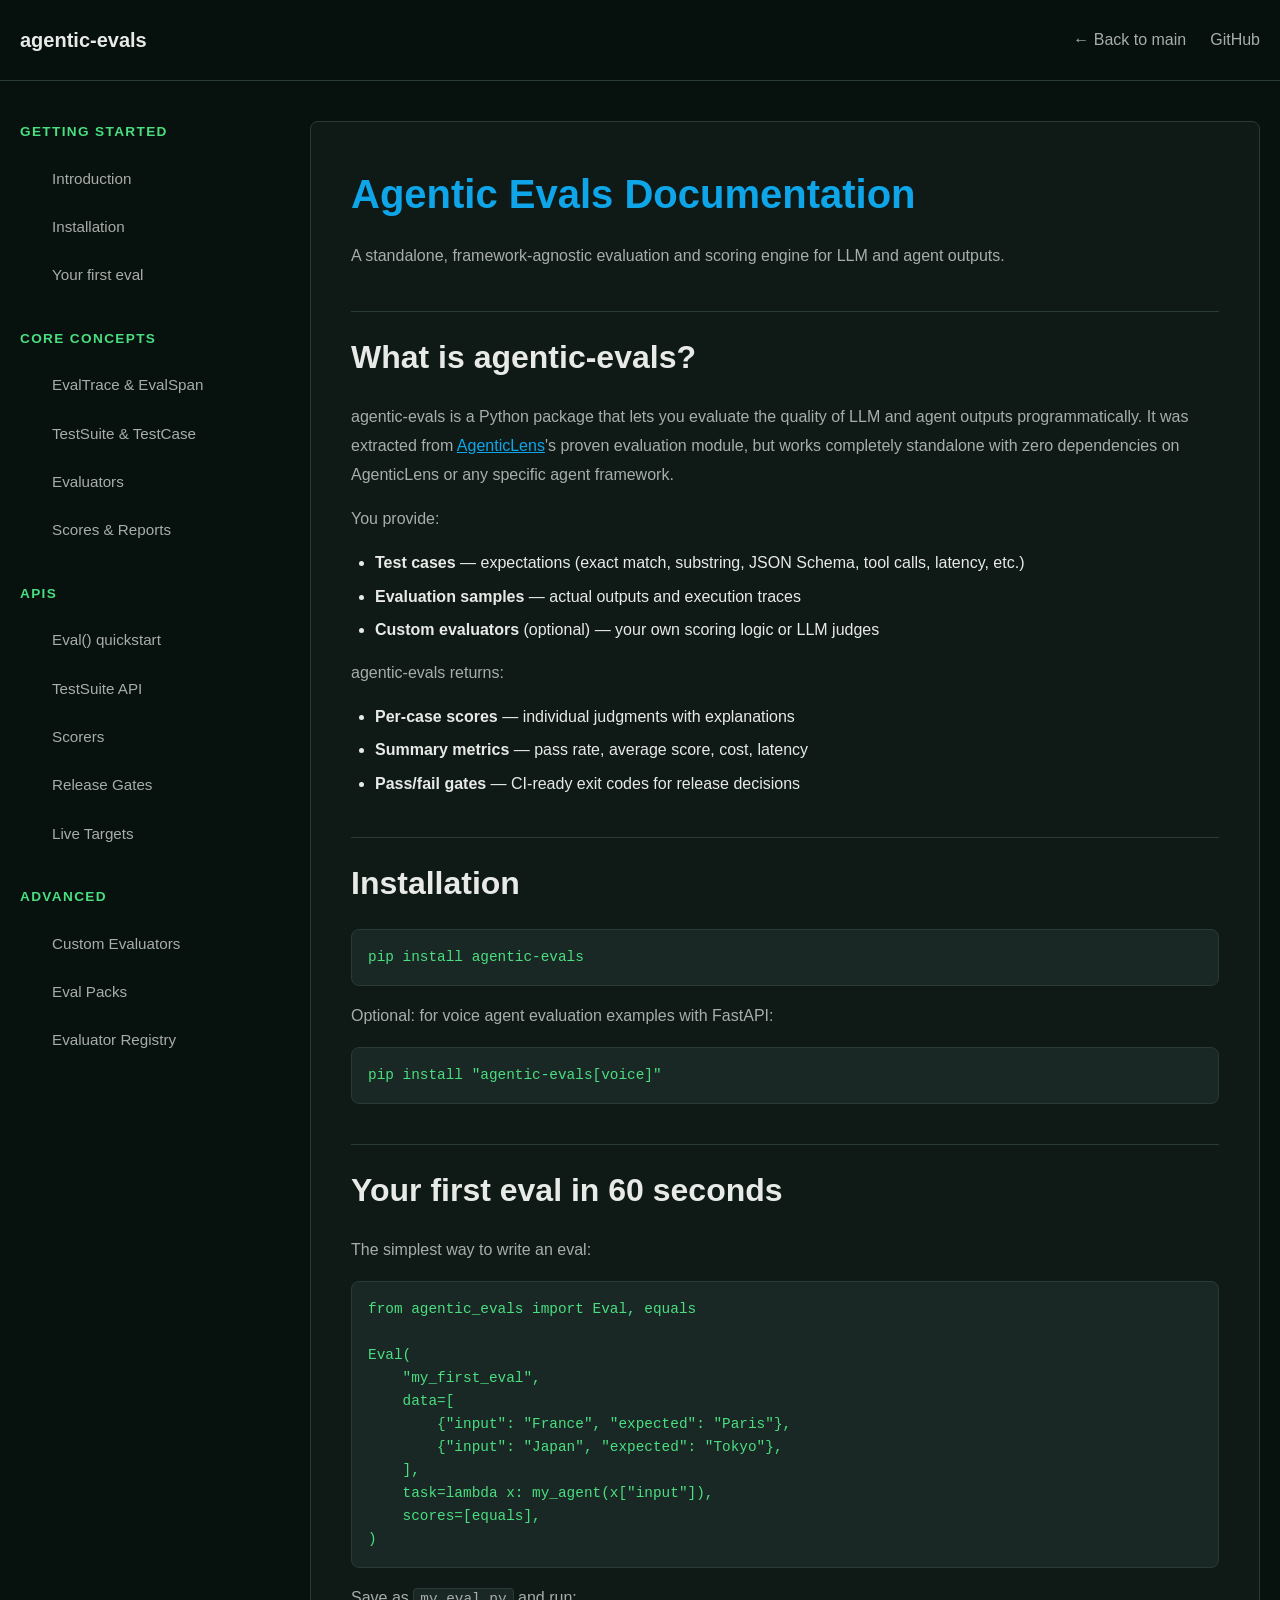
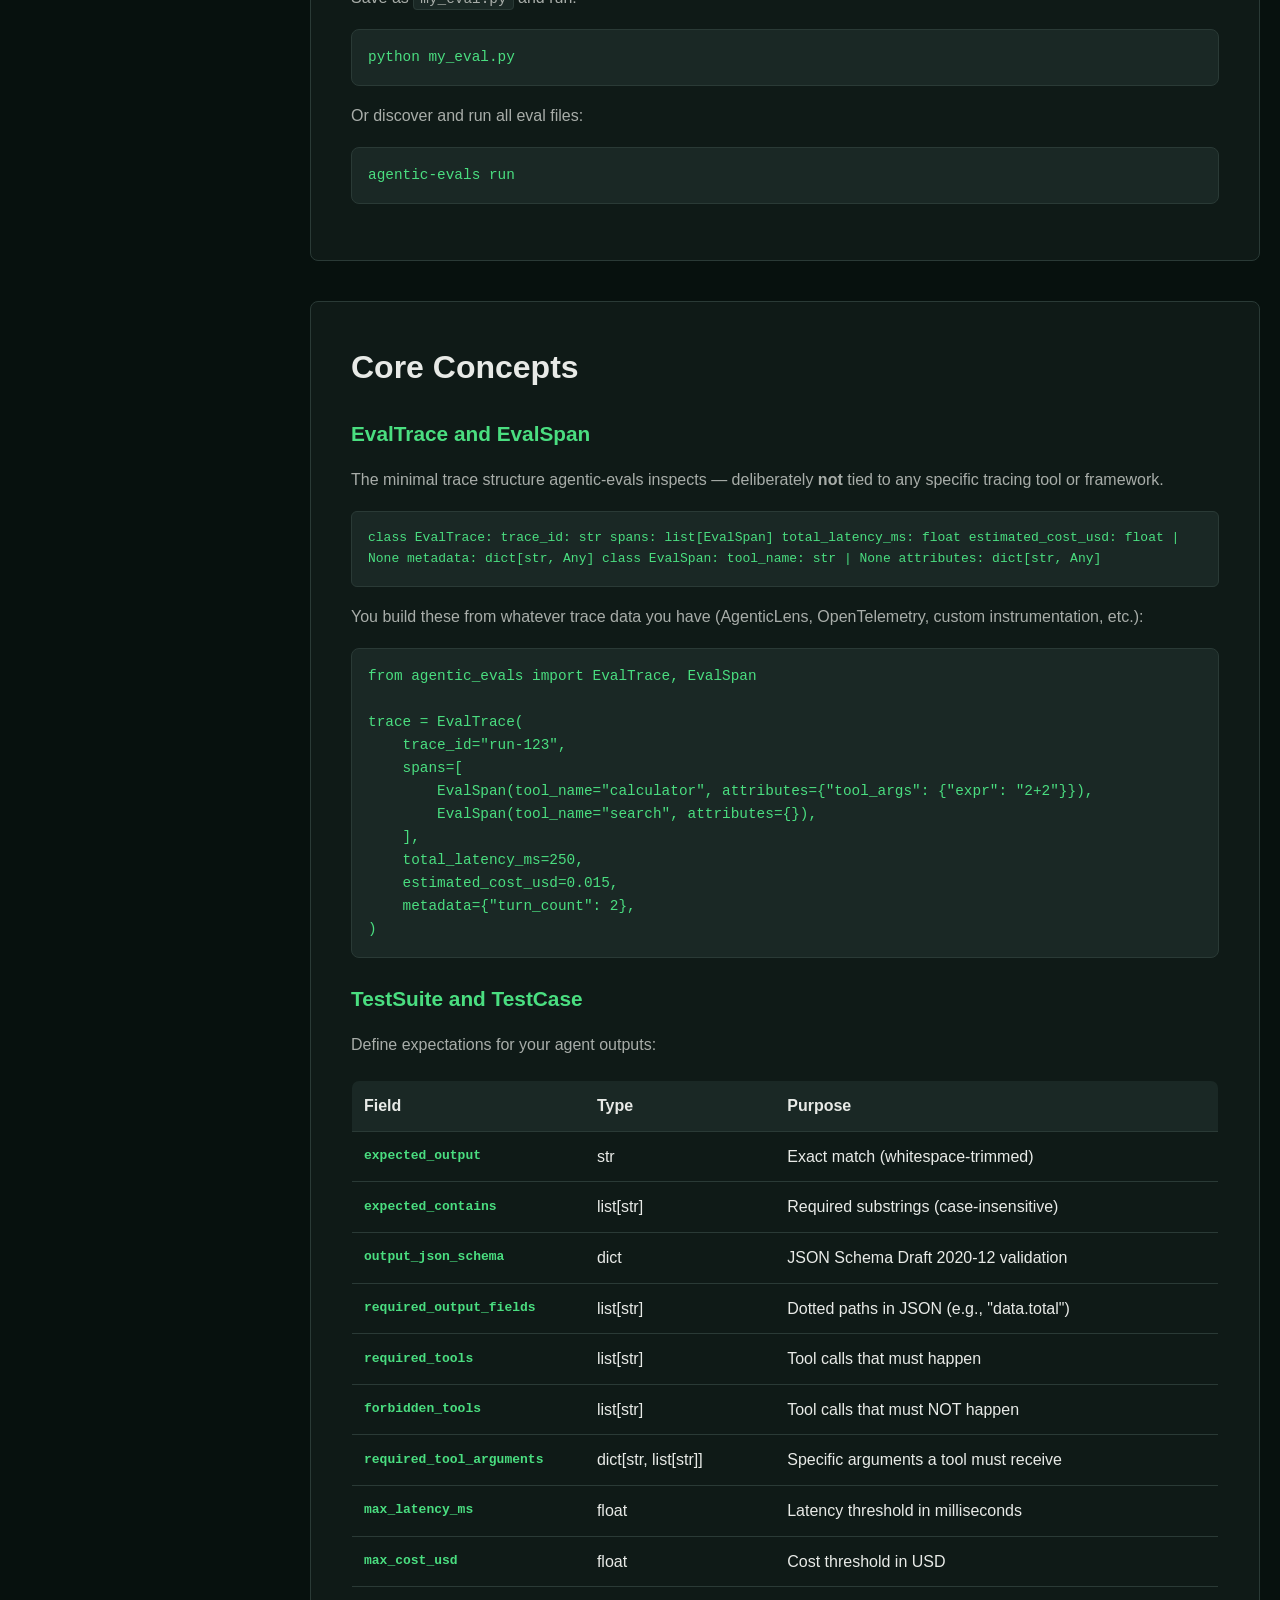
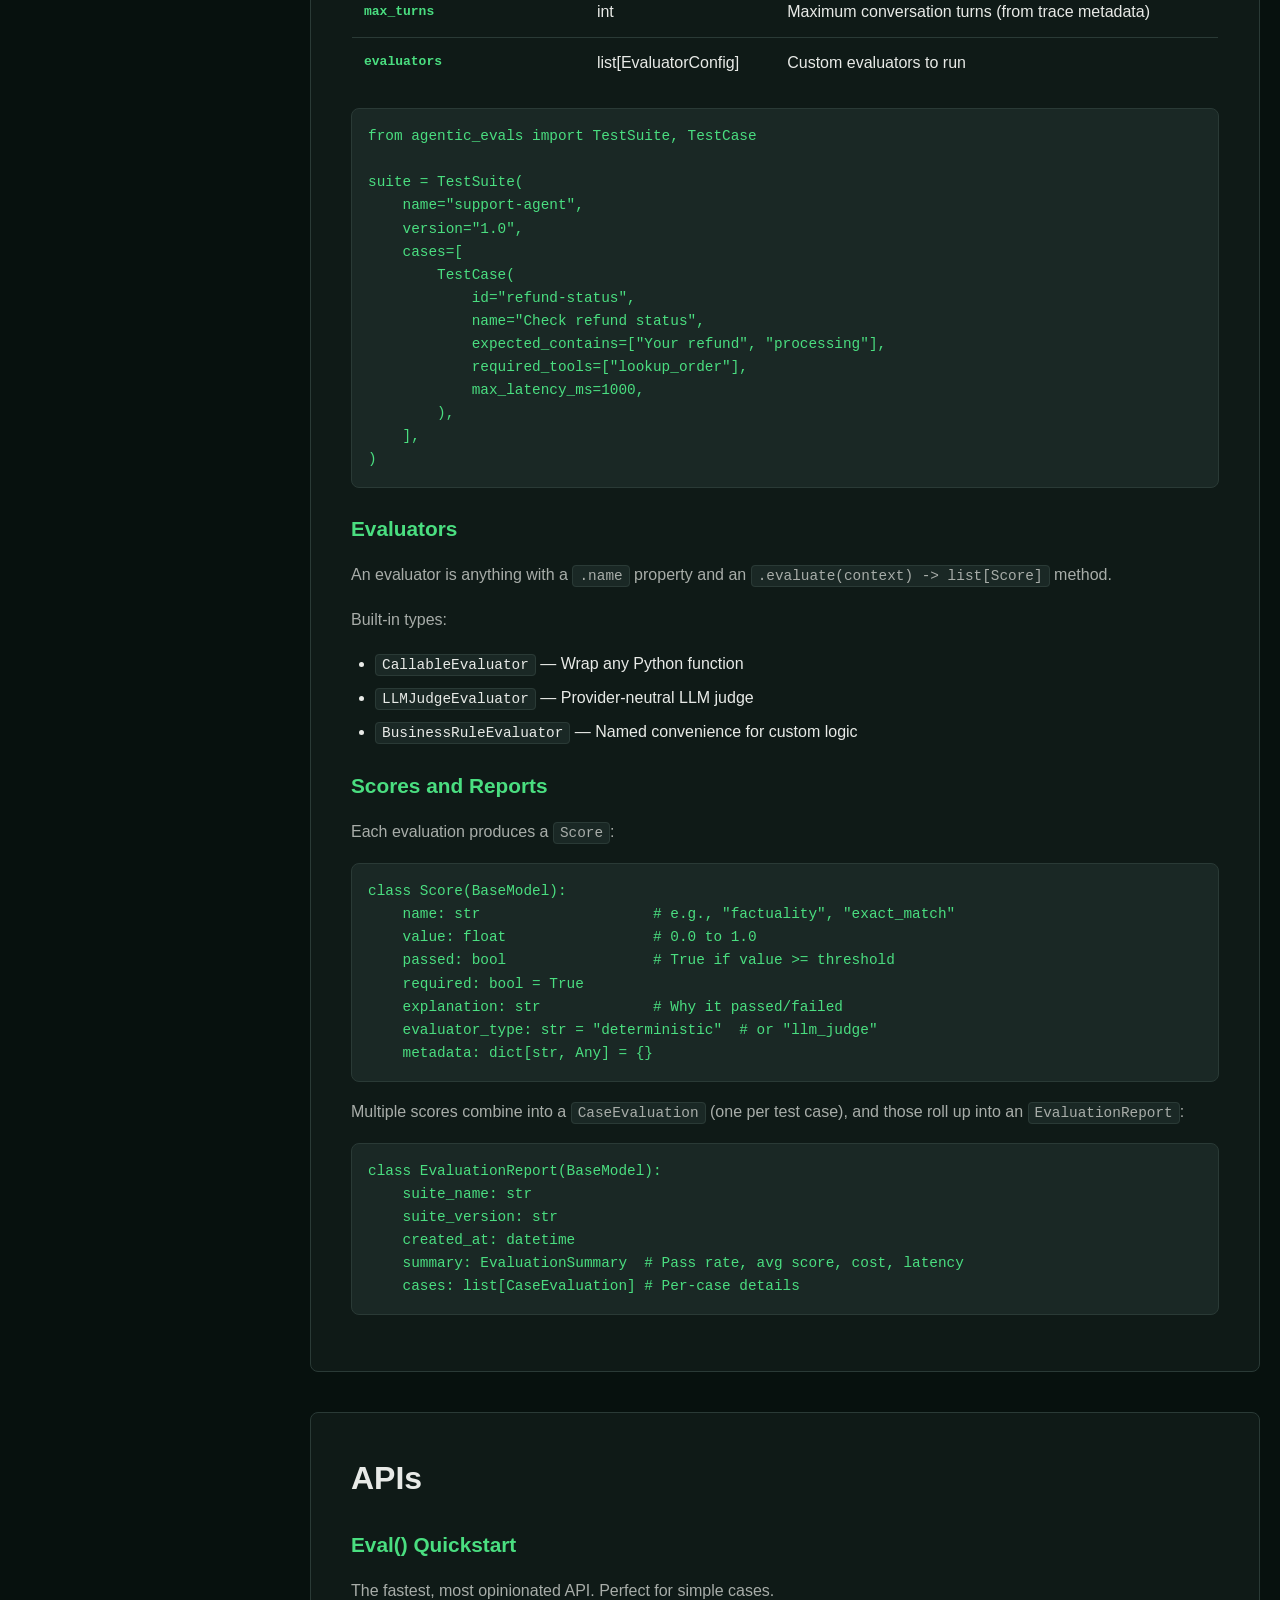
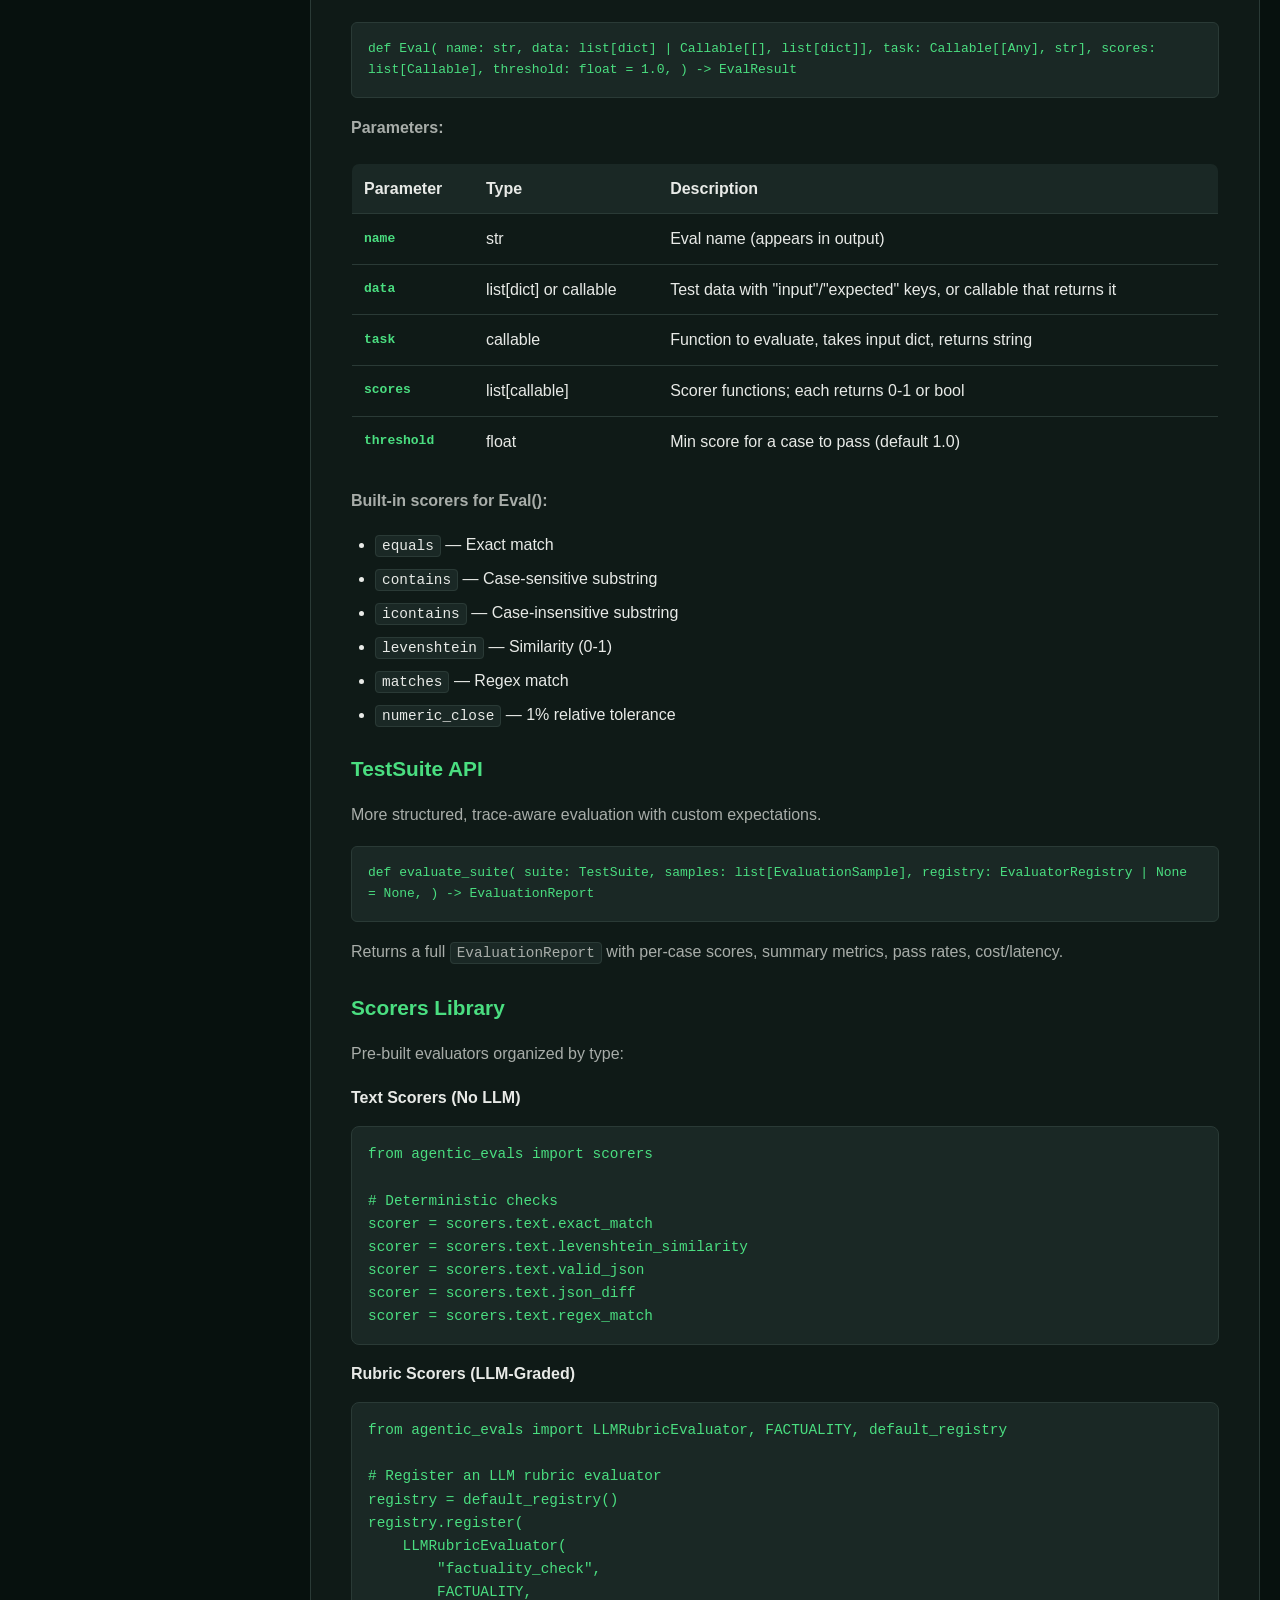
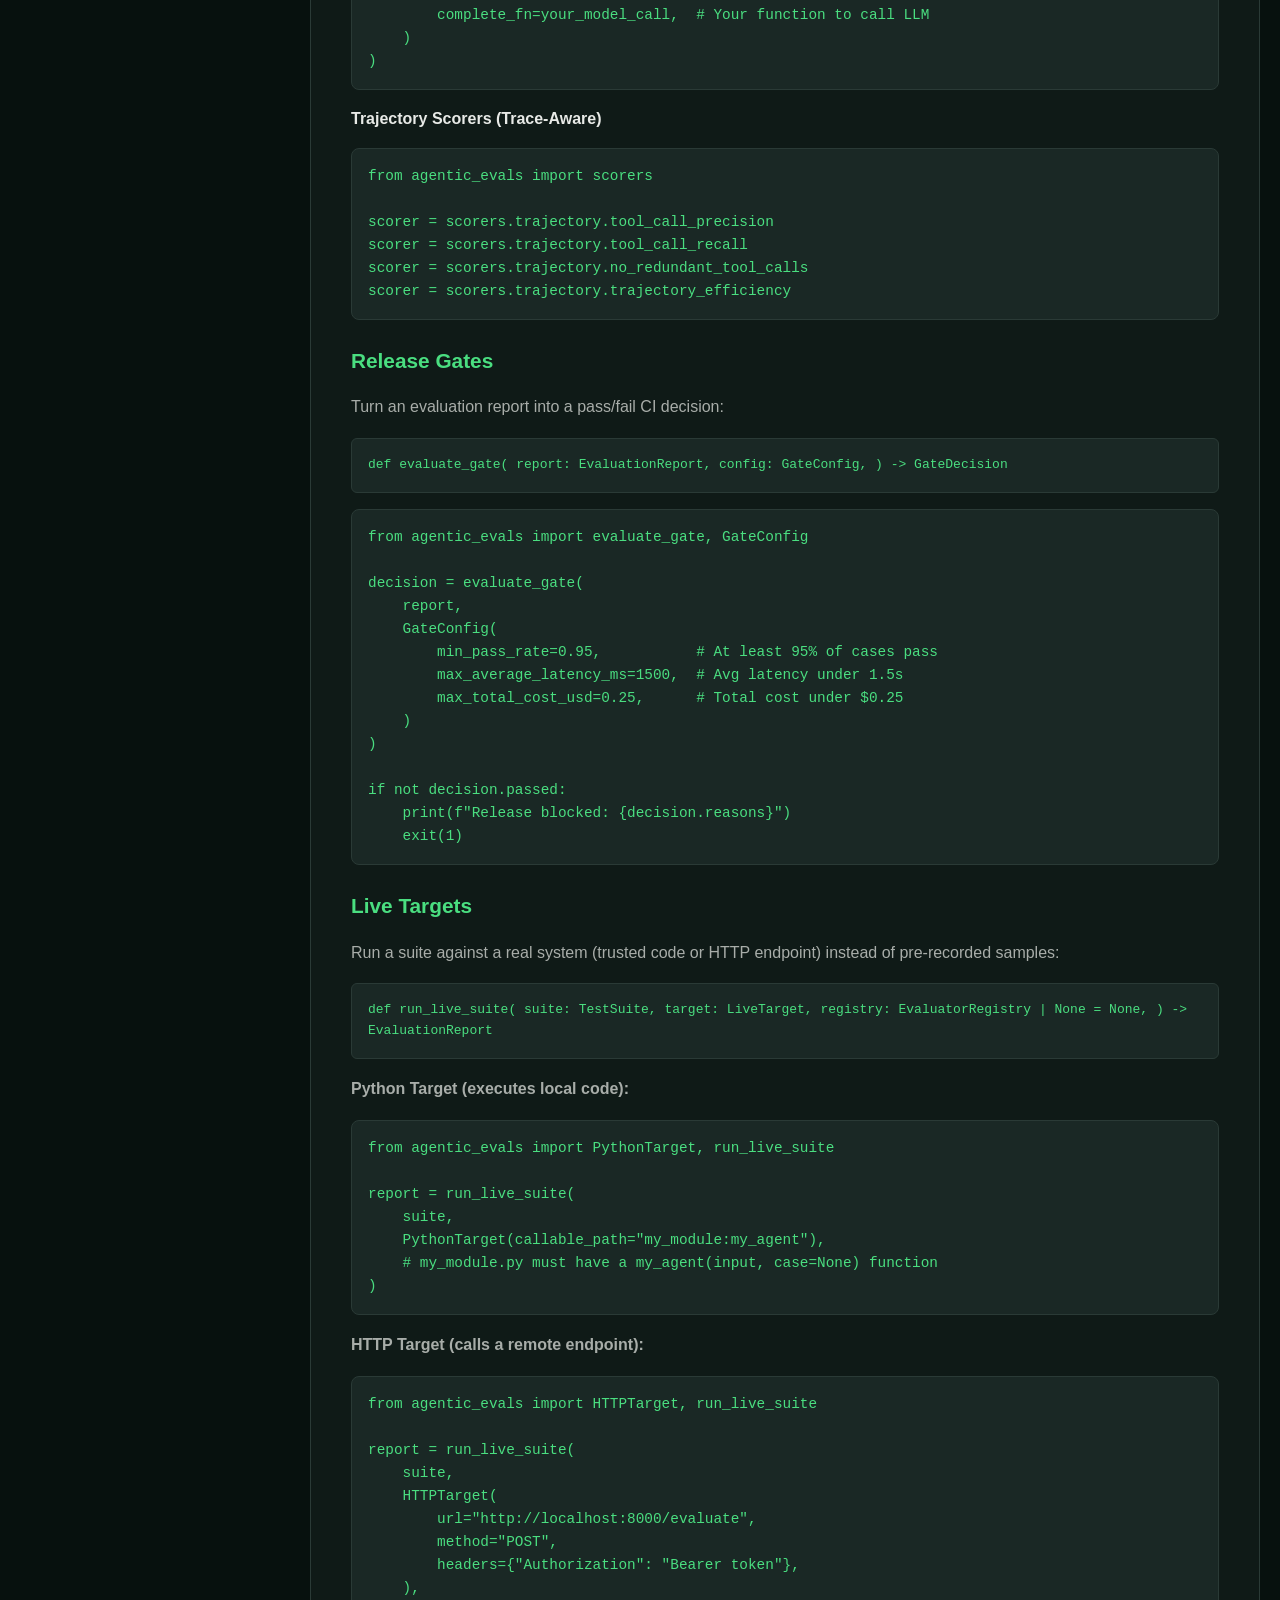
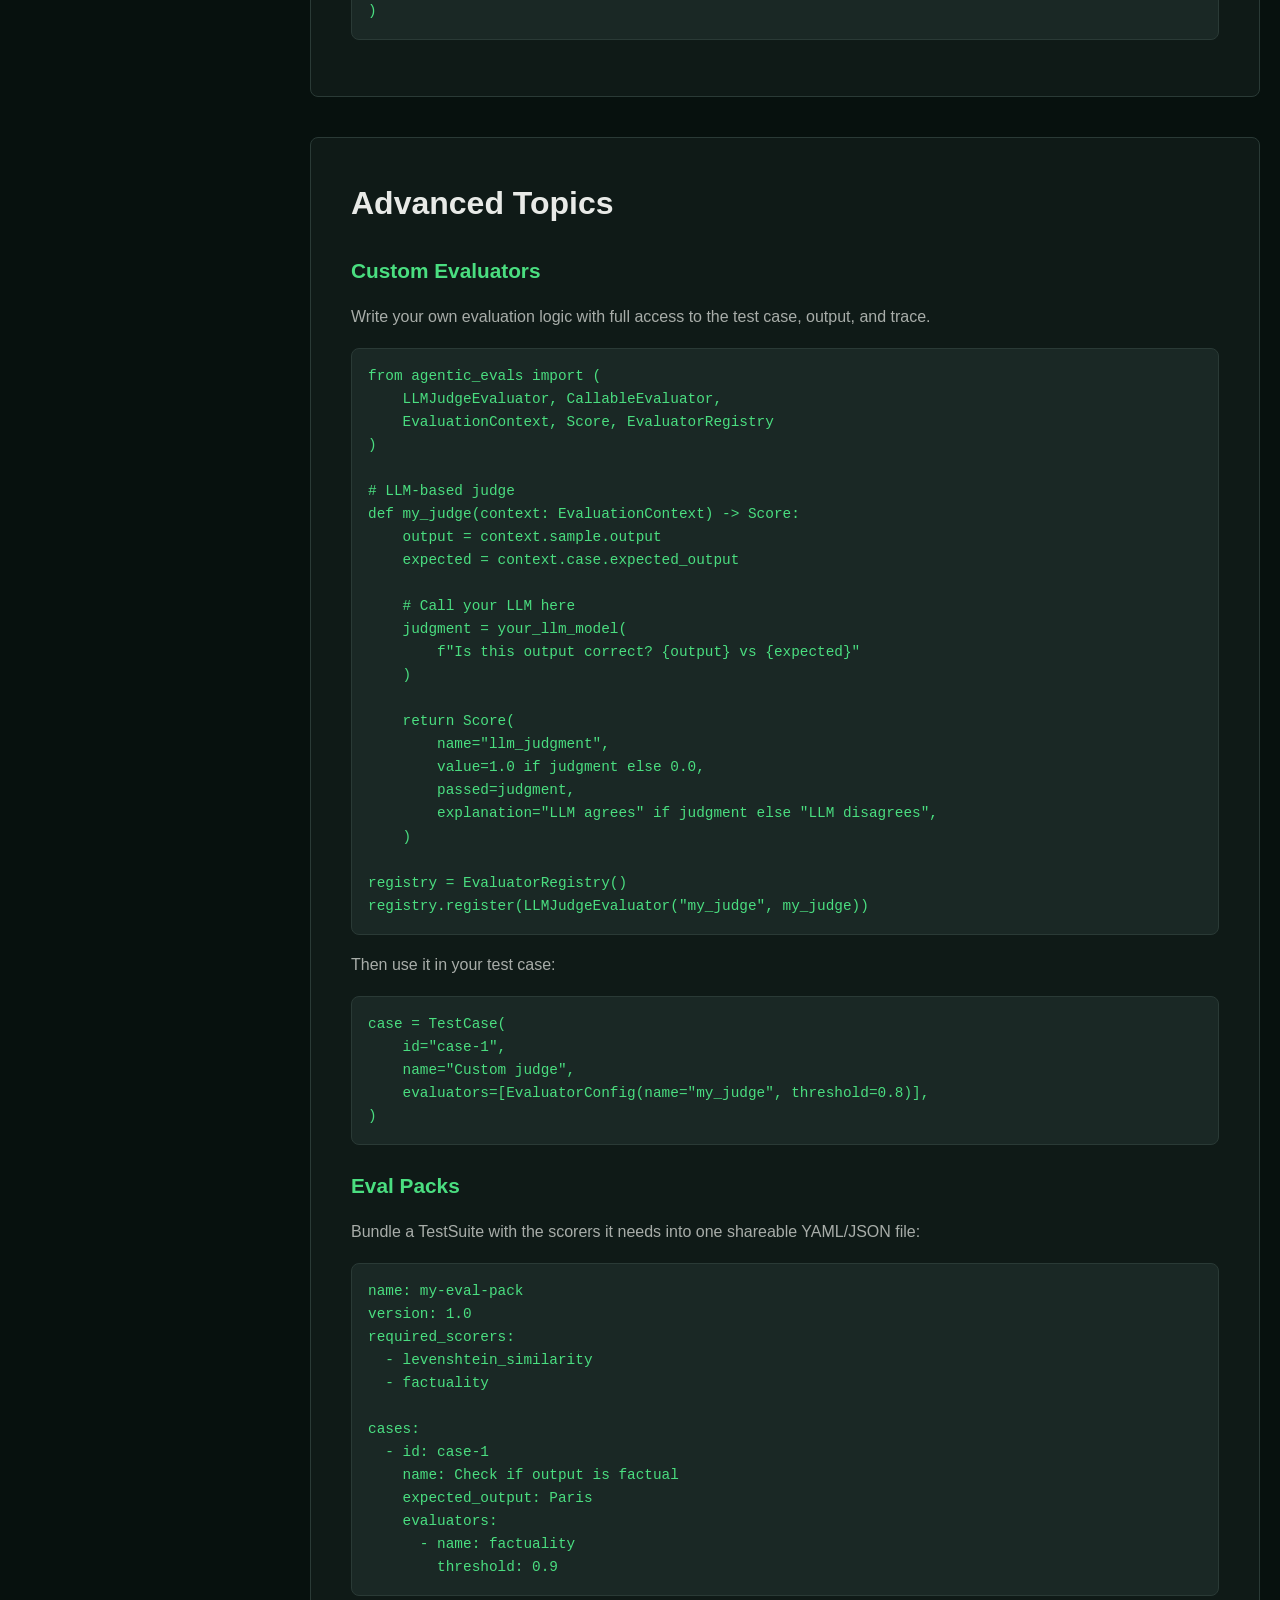
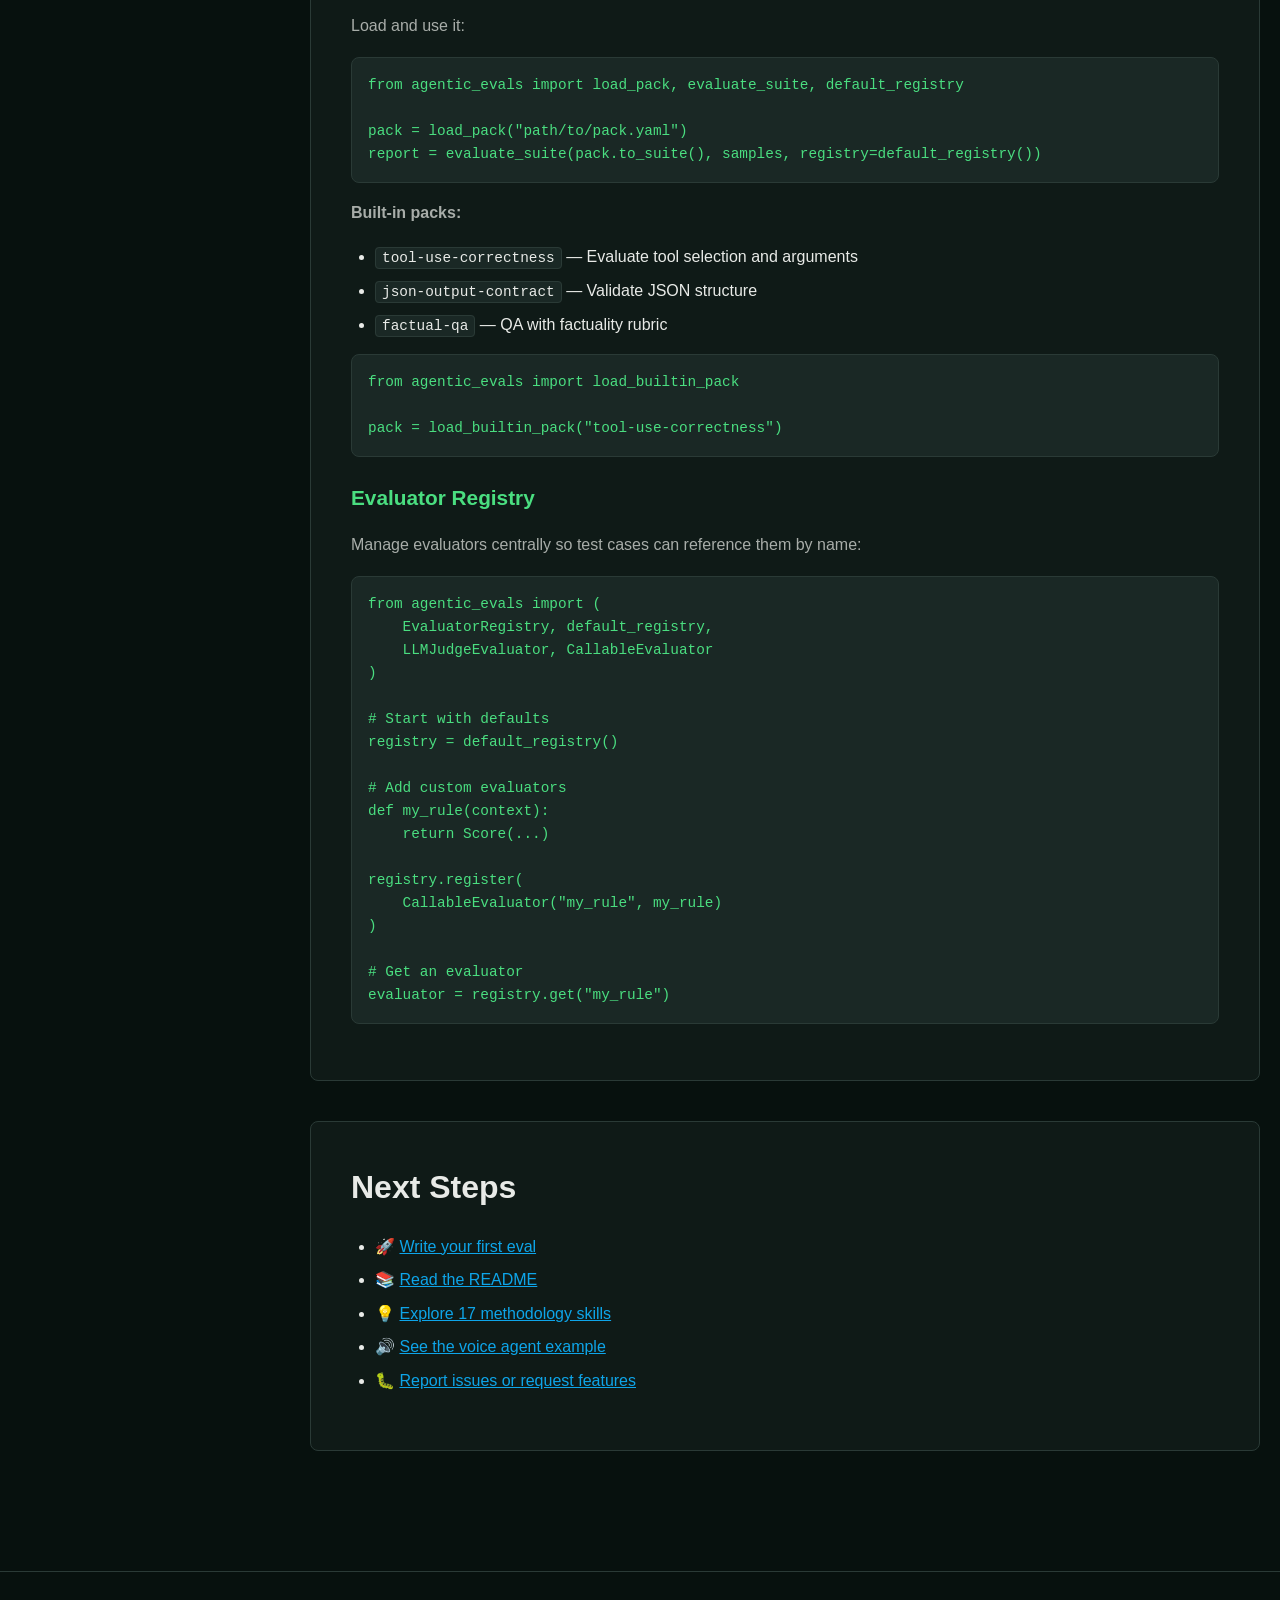
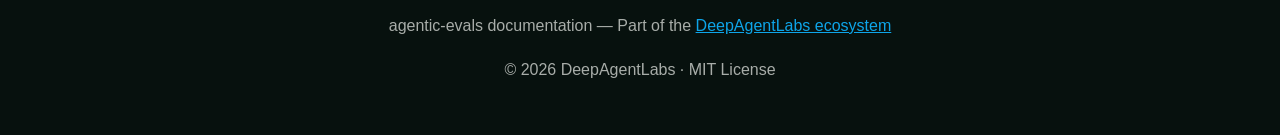
<file: docs/api.html>
<!doctype html>
<html lang="en">
<head>
  <meta charset="utf-8">
  <meta name="viewport" content="width=device-width, initial-scale=1">
  <meta name="description" content="Agentic Evals documentation — API reference, guides, and examples">
  <title>Agentic Evals Documentation</title>
  <style>
    * {
      margin: 0;
      padding: 0;
      box-sizing: border-box;
    }

    :root {
      --bg-primary: #07110e;
      --bg-secondary: #0f1a17;
      --bg-tertiary: #1a2825;
      --text-primary: #e8eae7;
      --text-secondary: #a8ada9;
      --accent-primary: #4ade80;
      --accent-secondary: #0ea5e9;
      --border-color: #2a3a36;
    }

    body {
      font-family: -apple-system, BlinkMacSystemFont, "Segoe UI", Roboto, sans-serif;
      background: var(--bg-primary);
      color: var(--text-primary);
      line-height: 1.6;
    }

    .container {
      max-width: 1400px;
      margin: 0 auto;
      padding: 0 20px;
    }

    header {
      border-bottom: 1px solid var(--border-color);
      padding: 24px 0;
      margin-bottom: 40px;
      position: sticky;
      top: 0;
      background: rgba(7, 17, 14, 0.95);
      backdrop-filter: blur(10px);
      z-index: 100;
    }

    .header-content {
      display: flex;
      justify-content: space-between;
      align-items: center;
    }

    .logo {
      font-weight: 600;
      font-size: 20px;
    }

    nav {
      display: flex;
      gap: 24px;
    }

    nav a {
      color: var(--text-secondary);
      text-decoration: none;
    }

    nav a:hover {
      color: var(--accent-primary);
    }

    main {
      display: grid;
      grid-template-columns: 250px 1fr;
      gap: 40px;
      margin-bottom: 80px;
    }

    .sidebar {
      position: sticky;
      top: 80px;
      height: fit-content;
    }

    .sidebar-section {
      margin-bottom: 32px;
    }

    .sidebar-title {
      font-size: 0.85rem;
      text-transform: uppercase;
      letter-spacing: 0.1em;
      color: var(--accent-primary);
      margin-bottom: 12px;
      font-weight: 600;
    }

    .sidebar-links {
      list-style: none;
    }

    .sidebar-links li {
      margin-bottom: 8px;
    }

    .sidebar-links a {
      color: var(--text-secondary);
      text-decoration: none;
      font-size: 0.95rem;
      display: block;
      padding: 8px;
      border-radius: 4px;
      transition: all 0.2s;
    }

    .sidebar-links a:hover,
    .sidebar-links a.active {
      color: var(--accent-primary);
      background: var(--bg-tertiary);
    }

    article {
      background: var(--bg-secondary);
      border: 1px solid var(--border-color);
      border-radius: 8px;
      padding: 40px;
      margin-bottom: 40px;
    }

    h1 {
      font-size: 2.5rem;
      margin-bottom: 16px;
      color: var(--accent-secondary);
    }

    h2 {
      font-size: 2rem;
      margin: 40px 0 20px;
      padding-top: 20px;
      border-top: 1px solid var(--border-color);
    }

    h2:first-child {
      border-top: none;
      padding-top: 0;
      margin-top: 0;
    }

    h3 {
      font-size: 1.3rem;
      margin: 24px 0 16px;
      color: var(--accent-primary);
    }

    p {
      margin-bottom: 16px;
      color: var(--text-secondary);
      line-height: 1.8;
    }

    code {
      background: var(--bg-tertiary);
      border: 1px solid var(--border-color);
      padding: 2px 6px;
      border-radius: 4px;
      font-family: "SF Mono", monospace;
      font-size: 0.9em;
    }

    pre {
      background: var(--bg-tertiary);
      border: 1px solid var(--border-color);
      border-radius: 8px;
      padding: 16px;
      overflow-x: auto;
      margin: 16px 0;
    }

    pre code {
      background: none;
      border: none;
      padding: 0;
      color: #4ade80;
    }

    .param-table {
      width: 100%;
      border-collapse: collapse;
      margin: 20px 0;
      border: 1px solid var(--border-color);
      border-radius: 8px;
      overflow: hidden;
    }

    .param-table th {
      background: var(--bg-tertiary);
      padding: 12px;
      text-align: left;
      font-weight: 600;
      border-bottom: 1px solid var(--border-color);
    }

    .param-table td {
      padding: 12px;
      border-bottom: 1px solid var(--border-color);
    }

    .param-table tr:last-child td {
      border-bottom: none;
    }

    .param-name {
      font-weight: 600;
      color: var(--accent-primary);
      font-family: monospace;
    }

    .example-box {
      background: var(--bg-tertiary);
      border-left: 4px solid var(--accent-primary);
      padding: 16px;
      margin: 20px 0;
      border-radius: 4px;
    }

    .note {
      background: rgba(14, 165, 233, 0.1);
      border-left: 4px solid var(--accent-secondary);
      padding: 16px;
      margin: 20px 0;
      border-radius: 4px;
    }

    .warning {
      background: rgba(249, 115, 22, 0.1);
      border-left: 4px solid #f97316;
      padding: 16px;
      margin: 20px 0;
      border-radius: 4px;
    }

    ul, ol {
      margin: 16px 0 16px 24px;
    }

    li {
      margin-bottom: 8px;
    }

    a {
      color: var(--accent-secondary);
    }

    a:hover {
      color: var(--accent-primary);
    }

    .method-signature {
      background: var(--bg-tertiary);
      border: 1px solid var(--border-color);
      border-radius: 6px;
      padding: 16px;
      font-family: monospace;
      margin: 16px 0;
      color: #4ade80;
      overflow-x: auto;
    }

    footer {
      border-top: 1px solid var(--border-color);
      padding: 40px 0;
      color: var(--text-secondary);
      text-align: center;
    }

    @media (max-width: 768px) {
      main {
        grid-template-columns: 1fr;
      }

      .sidebar {
        position: static;
      }

      h1 {
        font-size: 1.8rem;
      }

      h2 {
        font-size: 1.5rem;
      }
    }
  </style>
</head>
<body>
  <header>
    <div class="container">
      <div class="header-content">
        <div class="logo">agentic-evals</div>
        <nav>
          <a href="index.html">← Back to main</a>
          <a href="https://github.com/DeepAgentLabs/agentic-evals">GitHub</a>
        </nav>
      </div>
    </div>
  </header>

  <div class="container">
    <main>
      <!-- Sidebar -->
      <aside class="sidebar">
        <div class="sidebar-section">
          <div class="sidebar-title">Getting Started</div>
          <ul class="sidebar-links">
            <li><a href="#intro">Introduction</a></li>
            <li><a href="#install">Installation</a></li>
            <li><a href="#first-eval">Your first eval</a></li>
          </ul>
        </div>

        <div class="sidebar-section">
          <div class="sidebar-title">Core Concepts</div>
          <ul class="sidebar-links">
            <li><a href="#eval-trace">EvalTrace & EvalSpan</a></li>
            <li><a href="#test-suite">TestSuite & TestCase</a></li>
            <li><a href="#evaluators">Evaluators</a></li>
            <li><a href="#scores">Scores & Reports</a></li>
          </ul>
        </div>

        <div class="sidebar-section">
          <div class="sidebar-title">APIs</div>
          <ul class="sidebar-links">
            <li><a href="#eval-api">Eval() quickstart</a></li>
            <li><a href="#suite-api">TestSuite API</a></li>
            <li><a href="#scorers-api">Scorers</a></li>
            <li><a href="#gates-api">Release Gates</a></li>
            <li><a href="#live-targets">Live Targets</a></li>
          </ul>
        </div>

        <div class="sidebar-section">
          <div class="sidebar-title">Advanced</div>
          <ul class="sidebar-links">
            <li><a href="#custom-evaluators">Custom Evaluators</a></li>
            <li><a href="#eval-packs">Eval Packs</a></li>
            <li><a href="#registry">Evaluator Registry</a></li>
          </ul>
        </div>
      </aside>

      <!-- Main Content -->
      <section>
        <article id="intro">
          <h1>Agentic Evals Documentation</h1>
          <p>A standalone, framework-agnostic evaluation and scoring engine for LLM and agent outputs.</p>

          <h2>What is agentic-evals?</h2>
          <p>agentic-evals is a Python package that lets you evaluate the quality of LLM and agent outputs programmatically. It was extracted from <a href="https://github.com/DeepAgentLabs/agenticlens">AgenticLens</a>'s proven evaluation module, but works completely standalone with zero dependencies on AgenticLens or any specific agent framework.</p>

          <p>You provide:</p>
          <ul>
            <li><strong>Test cases</strong> — expectations (exact match, substring, JSON Schema, tool calls, latency, etc.)</li>
            <li><strong>Evaluation samples</strong> — actual outputs and execution traces</li>
            <li><strong>Custom evaluators</strong> (optional) — your own scoring logic or LLM judges</li>
          </ul>

          <p>agentic-evals returns:</p>
          <ul>
            <li><strong>Per-case scores</strong> — individual judgments with explanations</li>
            <li><strong>Summary metrics</strong> — pass rate, average score, cost, latency</li>
            <li><strong>Pass/fail gates</strong> — CI-ready exit codes for release decisions</li>
          </ul>

          <h2 id="install">Installation</h2>
          <pre><code>pip install agentic-evals</code></pre>

          <p>Optional: for voice agent evaluation examples with FastAPI:</p>
          <pre><code>pip install "agentic-evals[voice]"</code></pre>

          <h2 id="first-eval">Your first eval in 60 seconds</h2>
          <p>The simplest way to write an eval:</p>
          <pre><code>from agentic_evals import Eval, equals

Eval(
    "my_first_eval",
    data=[
        {"input": "France", "expected": "Paris"},
        {"input": "Japan", "expected": "Tokyo"},
    ],
    task=lambda x: my_agent(x["input"]),
    scores=[equals],
)</code></pre>

          <p>Save as <code>my_eval.py</code> and run:</p>
          <pre><code>python my_eval.py</code></pre>

          <p>Or discover and run all eval files:</p>
          <pre><code>agentic-evals run</code></pre>
        </article>

        <article id="eval-trace">
          <h2>Core Concepts</h2>

          <h3>EvalTrace and EvalSpan</h3>
          <p>The minimal trace structure agentic-evals inspects — deliberately <strong>not</strong> tied to any specific tracing tool or framework.</p>

          <div class="method-signature">
class EvalTrace:
    trace_id: str
    spans: list[EvalSpan]
    total_latency_ms: float
    estimated_cost_usd: float | None
    metadata: dict[str, Any]

class EvalSpan:
    tool_name: str | None
    attributes: dict[str, Any]
          </div>

          <p>You build these from whatever trace data you have (AgenticLens, OpenTelemetry, custom instrumentation, etc.):</p>
          <pre><code>from agentic_evals import EvalTrace, EvalSpan

trace = EvalTrace(
    trace_id="run-123",
    spans=[
        EvalSpan(tool_name="calculator", attributes={"tool_args": {"expr": "2+2"}}),
        EvalSpan(tool_name="search", attributes={}),
    ],
    total_latency_ms=250,
    estimated_cost_usd=0.015,
    metadata={"turn_count": 2},
)</code></pre>

          <h3 id="test-suite">TestSuite and TestCase</h3>
          <p>Define expectations for your agent outputs:</p>

          <table class="param-table">
            <thead>
              <tr>
                <th>Field</th>
                <th>Type</th>
                <th>Purpose</th>
              </tr>
            </thead>
            <tbody>
              <tr>
                <td class="param-name">expected_output</td>
                <td>str</td>
                <td>Exact match (whitespace-trimmed)</td>
              </tr>
              <tr>
                <td class="param-name">expected_contains</td>
                <td>list[str]</td>
                <td>Required substrings (case-insensitive)</td>
              </tr>
              <tr>
                <td class="param-name">output_json_schema</td>
                <td>dict</td>
                <td>JSON Schema Draft 2020-12 validation</td>
              </tr>
              <tr>
                <td class="param-name">required_output_fields</td>
                <td>list[str]</td>
                <td>Dotted paths in JSON (e.g., "data.total")</td>
              </tr>
              <tr>
                <td class="param-name">required_tools</td>
                <td>list[str]</td>
                <td>Tool calls that must happen</td>
              </tr>
              <tr>
                <td class="param-name">forbidden_tools</td>
                <td>list[str]</td>
                <td>Tool calls that must NOT happen</td>
              </tr>
              <tr>
                <td class="param-name">required_tool_arguments</td>
                <td>dict[str, list[str]]</td>
                <td>Specific arguments a tool must receive</td>
              </tr>
              <tr>
                <td class="param-name">max_latency_ms</td>
                <td>float</td>
                <td>Latency threshold in milliseconds</td>
              </tr>
              <tr>
                <td class="param-name">max_cost_usd</td>
                <td>float</td>
                <td>Cost threshold in USD</td>
              </tr>
              <tr>
                <td class="param-name">max_turns</td>
                <td>int</td>
                <td>Maximum conversation turns (from trace metadata)</td>
              </tr>
              <tr>
                <td class="param-name">evaluators</td>
                <td>list[EvaluatorConfig]</td>
                <td>Custom evaluators to run</td>
              </tr>
            </tbody>
          </table>

          <pre><code>from agentic_evals import TestSuite, TestCase

suite = TestSuite(
    name="support-agent",
    version="1.0",
    cases=[
        TestCase(
            id="refund-status",
            name="Check refund status",
            expected_contains=["Your refund", "processing"],
            required_tools=["lookup_order"],
            max_latency_ms=1000,
        ),
    ],
)</code></pre>

          <h3 id="evaluators">Evaluators</h3>
          <p>An evaluator is anything with a <code>.name</code> property and an <code>.evaluate(context) -> list[Score]</code> method.</p>

          <p>Built-in types:</p>
          <ul>
            <li><code>CallableEvaluator</code> — Wrap any Python function</li>
            <li><code>LLMJudgeEvaluator</code> — Provider-neutral LLM judge</li>
            <li><code>BusinessRuleEvaluator</code> — Named convenience for custom logic</li>
          </ul>

          <h3 id="scores">Scores and Reports</h3>
          <p>Each evaluation produces a <code>Score</code>:</p>

          <pre><code>class Score(BaseModel):
    name: str                    # e.g., "factuality", "exact_match"
    value: float                 # 0.0 to 1.0
    passed: bool                 # True if value >= threshold
    required: bool = True
    explanation: str             # Why it passed/failed
    evaluator_type: str = "deterministic"  # or "llm_judge"
    metadata: dict[str, Any] = {}</code></pre>

          <p>Multiple scores combine into a <code>CaseEvaluation</code> (one per test case), and those roll up into an <code>EvaluationReport</code>:</p>

          <pre><code>class EvaluationReport(BaseModel):
    suite_name: str
    suite_version: str
    created_at: datetime
    summary: EvaluationSummary  # Pass rate, avg score, cost, latency
    cases: list[CaseEvaluation] # Per-case details</code></pre>
        </article>

        <article id="eval-api">
          <h2>APIs</h2>

          <h3>Eval() Quickstart</h3>
          <p>The fastest, most opinionated API. Perfect for simple cases.</p>

          <div class="method-signature">
def Eval(
    name: str,
    data: list[dict] | Callable[[], list[dict]],
    task: Callable[[Any], str],
    scores: list[Callable],
    threshold: float = 1.0,
) -> EvalResult
          </div>

          <p><strong>Parameters:</strong></p>
          <table class="param-table">
            <thead>
              <tr>
                <th>Parameter</th>
                <th>Type</th>
                <th>Description</th>
              </tr>
            </thead>
            <tbody>
              <tr>
                <td class="param-name">name</td>
                <td>str</td>
                <td>Eval name (appears in output)</td>
              </tr>
              <tr>
                <td class="param-name">data</td>
                <td>list[dict] or callable</td>
                <td>Test data with "input"/"expected" keys, or callable that returns it</td>
              </tr>
              <tr>
                <td class="param-name">task</td>
                <td>callable</td>
                <td>Function to evaluate, takes input dict, returns string</td>
              </tr>
              <tr>
                <td class="param-name">scores</td>
                <td>list[callable]</td>
                <td>Scorer functions; each returns 0-1 or bool</td>
              </tr>
              <tr>
                <td class="param-name">threshold</td>
                <td>float</td>
                <td>Min score for a case to pass (default 1.0)</td>
              </tr>
            </tbody>
          </table>

          <p><strong>Built-in scorers for Eval():</strong></p>
          <ul>
            <li><code>equals</code> — Exact match</li>
            <li><code>contains</code> — Case-sensitive substring</li>
            <li><code>icontains</code> — Case-insensitive substring</li>
            <li><code>levenshtein</code> — Similarity (0-1)</li>
            <li><code>matches</code> — Regex match</li>
            <li><code>numeric_close</code> — 1% relative tolerance</li>
          </ul>

          <h3 id="suite-api">TestSuite API</h3>
          <p>More structured, trace-aware evaluation with custom expectations.</p>

          <div class="method-signature">
def evaluate_suite(
    suite: TestSuite,
    samples: list[EvaluationSample],
    registry: EvaluatorRegistry | None = None,
) -> EvaluationReport
          </div>

          <p>Returns a full <code>EvaluationReport</code> with per-case scores, summary metrics, pass rates, cost/latency.</p>

          <h3 id="scorers-api">Scorers Library</h3>
          <p>Pre-built evaluators organized by type:</p>

          <h4>Text Scorers (No LLM)</h4>
          <pre><code>from agentic_evals import scorers

# Deterministic checks
scorer = scorers.text.exact_match
scorer = scorers.text.levenshtein_similarity
scorer = scorers.text.valid_json
scorer = scorers.text.json_diff
scorer = scorers.text.regex_match</code></pre>

          <h4>Rubric Scorers (LLM-Graded)</h4>
          <pre><code>from agentic_evals import LLMRubricEvaluator, FACTUALITY, default_registry

# Register an LLM rubric evaluator
registry = default_registry()
registry.register(
    LLMRubricEvaluator(
        "factuality_check",
        FACTUALITY,
        complete_fn=your_model_call,  # Your function to call LLM
    )
)</code></pre>

          <h4>Trajectory Scorers (Trace-Aware)</h4>
          <pre><code>from agentic_evals import scorers

scorer = scorers.trajectory.tool_call_precision
scorer = scorers.trajectory.tool_call_recall
scorer = scorers.trajectory.no_redundant_tool_calls
scorer = scorers.trajectory.trajectory_efficiency</code></pre>

          <h3 id="gates-api">Release Gates</h3>
          <p>Turn an evaluation report into a pass/fail CI decision:</p>

          <div class="method-signature">
def evaluate_gate(
    report: EvaluationReport,
    config: GateConfig,
) -> GateDecision
          </div>

          <pre><code>from agentic_evals import evaluate_gate, GateConfig

decision = evaluate_gate(
    report,
    GateConfig(
        min_pass_rate=0.95,           # At least 95% of cases pass
        max_average_latency_ms=1500,  # Avg latency under 1.5s
        max_total_cost_usd=0.25,      # Total cost under $0.25
    )
)

if not decision.passed:
    print(f"Release blocked: {decision.reasons}")
    exit(1)</code></pre>

          <h3 id="live-targets">Live Targets</h3>
          <p>Run a suite against a real system (trusted code or HTTP endpoint) instead of pre-recorded samples:</p>

          <div class="method-signature">
def run_live_suite(
    suite: TestSuite,
    target: LiveTarget,
    registry: EvaluatorRegistry | None = None,
) -> EvaluationReport
          </div>

          <p><strong>Python Target (executes local code):</strong></p>
          <pre><code>from agentic_evals import PythonTarget, run_live_suite

report = run_live_suite(
    suite,
    PythonTarget(callable_path="my_module:my_agent"),
    # my_module.py must have a my_agent(input, case=None) function
)</code></pre>

          <p><strong>HTTP Target (calls a remote endpoint):</strong></p>
          <pre><code>from agentic_evals import HTTPTarget, run_live_suite

report = run_live_suite(
    suite,
    HTTPTarget(
        url="http://localhost:8000/evaluate",
        method="POST",
        headers={"Authorization": "Bearer token"},
    ),
)</code></pre>
        </article>

        <article id="custom-evaluators">
          <h2>Advanced Topics</h2>

          <h3>Custom Evaluators</h3>
          <p>Write your own evaluation logic with full access to the test case, output, and trace.</p>

          <pre><code>from agentic_evals import (
    LLMJudgeEvaluator, CallableEvaluator,
    EvaluationContext, Score, EvaluatorRegistry
)

# LLM-based judge
def my_judge(context: EvaluationContext) -> Score:
    output = context.sample.output
    expected = context.case.expected_output

    # Call your LLM here
    judgment = your_llm_model(
        f"Is this output correct? {output} vs {expected}"
    )

    return Score(
        name="llm_judgment",
        value=1.0 if judgment else 0.0,
        passed=judgment,
        explanation="LLM agrees" if judgment else "LLM disagrees",
    )

registry = EvaluatorRegistry()
registry.register(LLMJudgeEvaluator("my_judge", my_judge))</code></pre>

          <p>Then use it in your test case:</p>
          <pre><code>case = TestCase(
    id="case-1",
    name="Custom judge",
    evaluators=[EvaluatorConfig(name="my_judge", threshold=0.8)],
)</code></pre>

          <h3 id="eval-packs">Eval Packs</h3>
          <p>Bundle a TestSuite with the scorers it needs into one shareable YAML/JSON file:</p>

          <pre><code>name: my-eval-pack
version: 1.0
required_scorers:
  - levenshtein_similarity
  - factuality

cases:
  - id: case-1
    name: Check if output is factual
    expected_output: Paris
    evaluators:
      - name: factuality
        threshold: 0.9</code></pre>

          <p>Load and use it:</p>
          <pre><code>from agentic_evals import load_pack, evaluate_suite, default_registry

pack = load_pack("path/to/pack.yaml")
report = evaluate_suite(pack.to_suite(), samples, registry=default_registry())</code></pre>

          <p><strong>Built-in packs:</strong></p>
          <ul>
            <li><code>tool-use-correctness</code> — Evaluate tool selection and arguments</li>
            <li><code>json-output-contract</code> — Validate JSON structure</li>
            <li><code>factual-qa</code> — QA with factuality rubric</li>
          </ul>

          <pre><code>from agentic_evals import load_builtin_pack

pack = load_builtin_pack("tool-use-correctness")</code></pre>

          <h3 id="registry">Evaluator Registry</h3>
          <p>Manage evaluators centrally so test cases can reference them by name:</p>

          <pre><code>from agentic_evals import (
    EvaluatorRegistry, default_registry,
    LLMJudgeEvaluator, CallableEvaluator
)

# Start with defaults
registry = default_registry()

# Add custom evaluators
def my_rule(context):
    return Score(...)

registry.register(
    CallableEvaluator("my_rule", my_rule)
)

# Get an evaluator
evaluator = registry.get("my_rule")</code></pre>
        </article>

        <article>
          <h2>Next Steps</h2>
          <ul>
            <li>🚀 <a href="#first-eval">Write your first eval</a></li>
            <li>📚 <a href="https://github.com/DeepAgentLabs/agentic-evals#readme">Read the README</a></li>
            <li>💡 <a href="https://github.com/DeepAgentLabs/agentic-evals/tree/main/agentic-evals/skills">Explore 17 methodology skills</a></li>
            <li>🔊 <a href="https://github.com/DeepAgentLabs/agentic-evals/tree/main/voice-agent-evals">See the voice agent example</a></li>
            <li>🐛 <a href="https://github.com/DeepAgentLabs/agentic-evals/issues">Report issues or request features</a></li>
          </ul>
        </article>
      </section>
    </main>
  </div>

  <footer>
    <p>agentic-evals documentation — Part of the <a href="https://deepagentlabs.io/">DeepAgentLabs ecosystem</a></p>
    <p style="margin-top: 12px; color: var(--text-secondary);">© 2026 DeepAgentLabs · MIT License</p>
  </footer>
</body>
</html>
</file>
